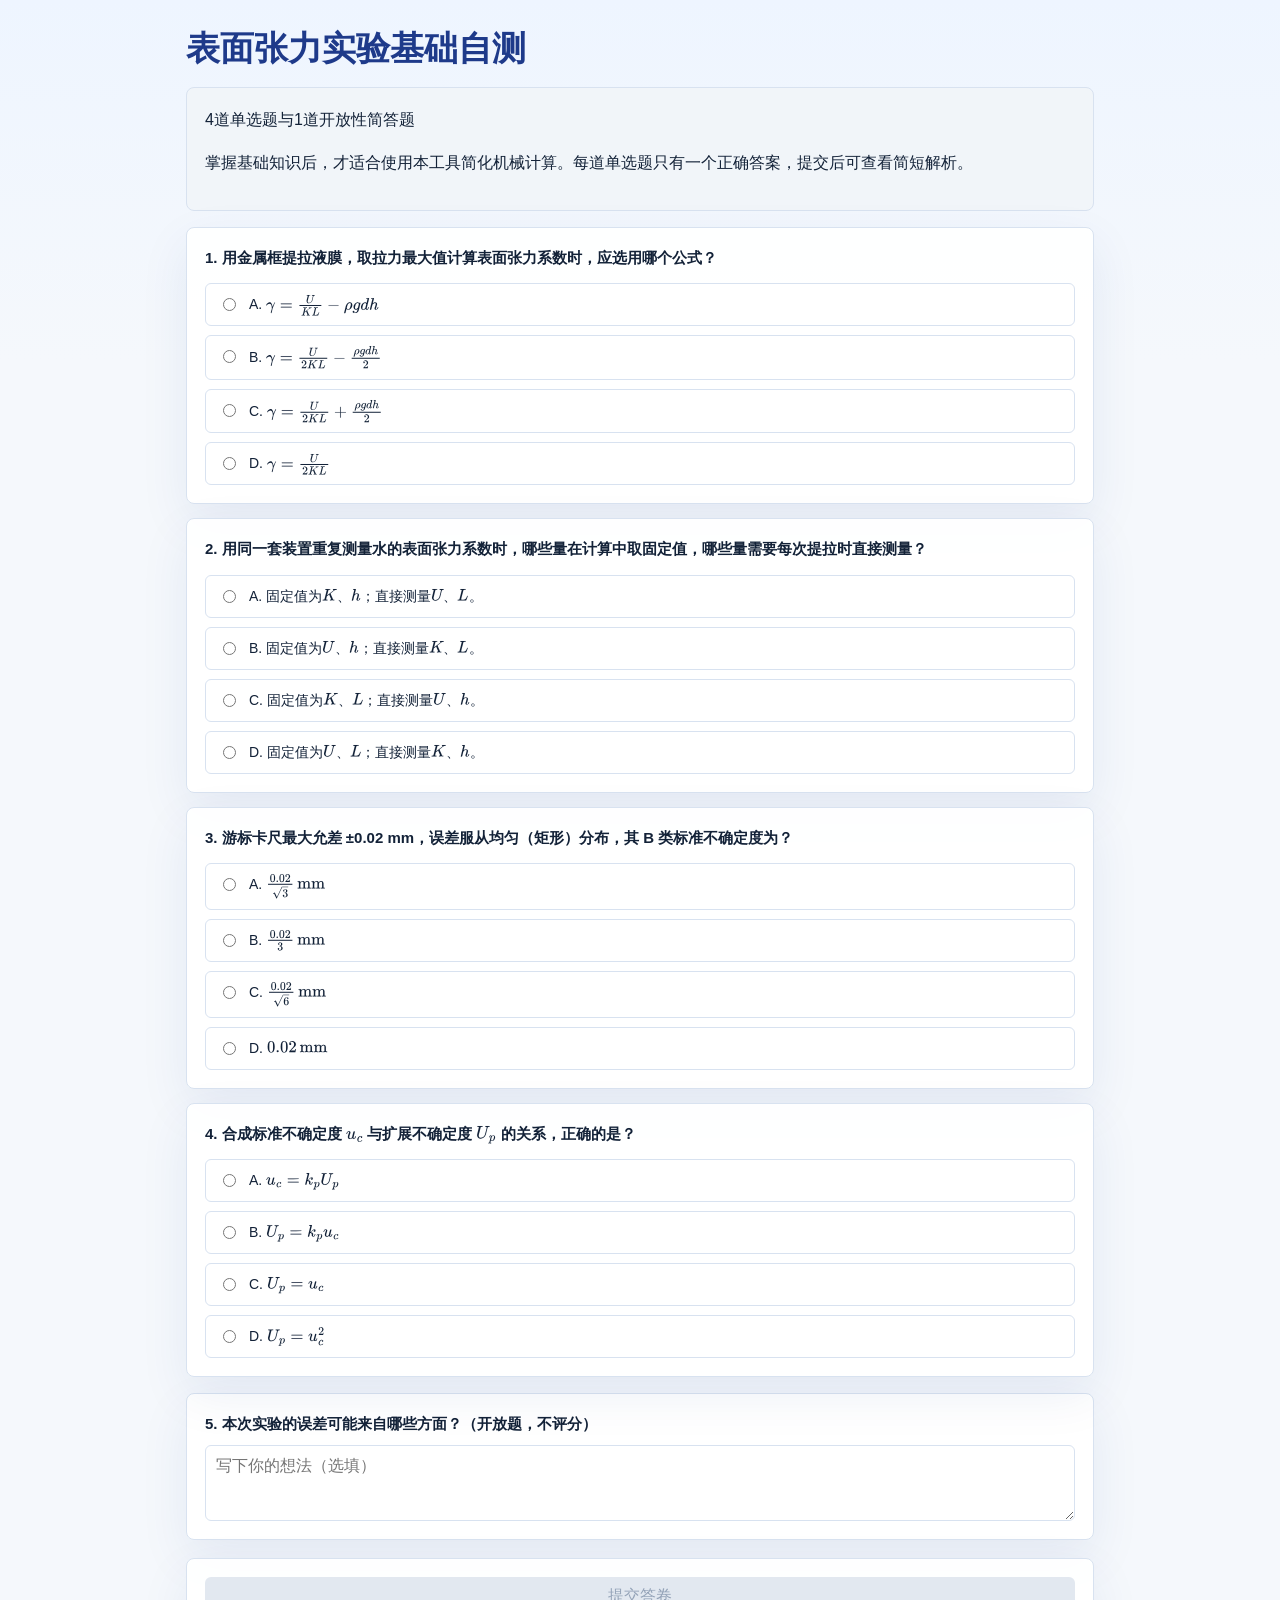
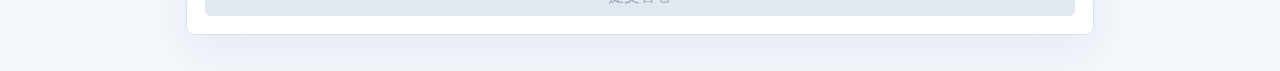
<file: index.html>
<!DOCTYPE html>
<!-- saved from url=(0058)https://hean3331822689-lang.github.io/surface-tension-lab/ -->
<html lang="zh-CN"><head><meta http-equiv="Content-Type" content="text/html; charset=UTF-8">
    <meta name="viewport" content="width=device-width, initial-scale=1.0">
    <title>液体表面张力系数测量实验数据处理</title>
    <style>
      :root {
        color-scheme: light;
        --bg: #f5f8fc;
        --surface: #ffffff;
        --surface-soft: #f8fbff;
        --line: #d8e2f0;
        --text: #132238;
        --muted: #64748b;
        --primary: #2563eb;
        --primary-dark: #1e3a8a;
        --primary-soft: #e8f1ff;
        --success: #16a34a;
        --success-soft: #ecfdf5;
        --danger: #dc2626;
        --danger-soft: #fef2f2;
        --shadow: 0 18px 50px rgba(30, 58, 138, 0.08);
        font-family:
          "Microsoft YaHei",
          "PingFang SC",
          "Segoe UI",
          Arial,
          sans-serif;
      }
      * {
        box-sizing: border-box;
      }
      body {
        min-width: 320px;
        margin: 0;
        color: var(--text);
        background:
          linear-gradient(180deg, #eef5ff 0, rgba(238, 245, 255, 0) 360px),
          var(--bg);
      }
      button,
      select,
      input {
        font: inherit;
      }
      button {
        border: 0;
        border-radius: 6px;
        padding: 9px 14px;
        color: #fff;
        background: var(--primary);
        cursor: pointer;
      }
      button:hover {
        background: #1d4ed8;
      }
      button:disabled {
        color: #94a3b8;
        background: #e2e8f0;
        cursor: not-allowed;
      }
      button.secondary {
        color: var(--primary-dark);
        background: var(--primary-soft);
        border: 1px solid #bed4fb;
      }
      button.ghost {
        color: var(--muted);
        background: transparent;
        border: 1px solid var(--line);
      }
      h1,
      h2,
      h3,
      p {
        margin-top: 0;
      }
      h1 {
        margin-bottom: 0;
        color: var(--primary-dark);
        font-size: clamp(24px, 3vw, 34px);
        line-height: 1.2;
        letter-spacing: 0;
      }
      h2 {
        margin-bottom: 0;
        font-size: 16px;
        line-height: 1.35;
      }
      h3 {
        margin-bottom: 0;
        font-size: 14px;
        line-height: 1.35;
      }
      .hidden {
        display: none !important;
      }
      .topbar {
        display: flex;
        align-items: center;
        justify-content: space-between;
        gap: 24px;
        padding: 28px clamp(16px, 3vw, 36px) 18px;
      }
      .eyebrow {
        margin: 0 0 6px;
        color: var(--primary);
        font-size: 12px;
        font-weight: 700;
        letter-spacing: 0;
        text-transform: uppercase;
      }
      .topbar-actions,
      .inline-actions {
        display: flex;
        flex-wrap: wrap;
        align-items: center;
        justify-content: flex-end;
        gap: 10px;
      }
      .panel {
        background: rgba(255, 255, 255, 0.96);
        border: 1px solid var(--line);
        border-radius: 8px;
        box-shadow: var(--shadow);
      }
      .section {
        padding: 18px;
        border-bottom: 1px solid var(--line);
      }
      .section:last-child {
        border-bottom: 0;
      }
      .section-heading {
        display: flex;
        align-items: flex-start;
        justify-content: space-between;
        gap: 14px;
        margin-bottom: 14px;
      }
      .section-heading p,
      .muted {
        color: var(--muted);
        font-size: 13px;
        line-height: 1.55;
      }
      .quiz-page {
        max-width: 980px;
        margin: 0 auto 36px;
        padding: 0 clamp(16px, 3vw, 36px);
      }
      .quiz-page .topbar {
        padding-left: 0;
        padding-right: 0;
      }
      .quiz-intro {
        padding: 18px;
        border-radius: 8px;
        color: var(--text);
        background: #f1f5f9;
        border: 1px solid var(--line);
        line-height: 1.7;
      }
      .question-list {
        display: grid;
        gap: 14px;
        margin-top: 16px;
      }
      .question-card {
        padding: 18px;
      }
      .question-title {
        margin-bottom: 14px;
        font-size: 15px;
        font-weight: 800;
        line-height: 1.55;
      }
      .option-list {
        display: grid;
        gap: 9px;
      }
      .quiz-option {
        display: flex;
        gap: 10px;
        align-items: flex-start;
        min-height: 38px;
        padding: 10px 12px;
        border: 1px solid var(--line);
        border-radius: 6px;
        background: #fff;
        font-size: 14px;
        line-height: 1.5;
      }
      .quiz-option input {
        margin-top: 4px;
      }
      .quiz-option.correct {
        border-color: #86efac;
        background: var(--success-soft);
      }
      .quiz-option.wrong {
        border-color: #fca5a5;
        background: var(--danger-soft);
      }
      .answer-feedback {
        margin-top: 13px;
        padding-top: 12px;
        border-top: 1px dashed var(--line);
        font-size: 13px;
        line-height: 1.65;
      }
      .answer-feedback strong.correct {
        color: var(--success);
      }
      .answer-feedback strong.wrong {
        color: var(--danger);
      }
      .quiz-actions {
        display: grid;
        gap: 10px;
        margin-top: 18px;
        padding: 18px;
        text-align: left;
      }
      .score-text {
        margin-bottom: 2px;
        color: var(--primary-dark);
        font-weight: 800;
      }
      .enter-tool-btn {
        background: var(--primary);
      }
      .workspace {
        display: grid;
        grid-template-columns: minmax(280px, 330px) minmax(420px, 1fr) minmax(300px, 360px);
        align-items: start;
        gap: 18px;
        padding: 0 clamp(16px, 3vw, 36px) 22px;
      }
      .parameters,
      .results {
        position: sticky;
        top: 14px;
      }
      .field-grid {
        display: grid;
        grid-template-columns: 1fr 1fr;
        gap: 12px;
      }
      .field {
        display: grid;
        gap: 6px;
        min-width: 0;
      }
      .field span {
        color: var(--text);
        font-size: 13px;
        font-weight: 700;
      }
      .field input, .field select { height: 40px; }
      .field { align-content: end; grid-template-columns: minmax(0,1fr); }
      .optional-settings { grid-column: 1 / -1; display: grid; gap: 8px; }
      .optional-settings > label { display: flex; align-items: center; gap: 8px; min-height: 32px; font-size: 14px; }
      .optional-settings input[type=checkbox] { width: 17px; height: 17px; accent-color: var(--primary); }
      .optional-settings [hidden] { display: none; }
      .field small {
        color: var(--muted);
        font-size: 12px;
        font-weight: 500;
      }
      .field select,
      .field input,
      .data-table input {
        width: 100%;
        min-width: 0;
        border: 1px solid var(--line);
        border-radius: 6px;
        padding: 9px 10px;
        color: var(--text);
        background: #fff;
        outline: none;
      }
      .field select:focus,
      .field input:focus,
      .data-table input:focus {
        border-color: var(--primary);
        box-shadow: 0 0 0 3px rgba(37, 99, 235, 0.12);
      }
      .data-panel {
        min-width: 0;
        padding: 18px;
      }
      .table-wrap {
        overflow-x: auto;
        border: 1px solid var(--line);
        border-radius: 8px;
      }
      .data-table {
        width: 100%;
        min-width: 620px;
        border-collapse: collapse;
        background: #fff;
      }
      .data-table th,
      .data-table td {
        border-bottom: 1px solid var(--line);
        padding: 9px 10px;
        text-align: left;
        vertical-align: middle;
        font-size: 13px;
      }
      .data-table thead th {
        color: var(--primary-dark);
        background: #f1f6ff;
        font-weight: 700;
      }
      .data-table tbody tr:last-child td {
        border-bottom: 0;
      }
      .data-table input {
        min-width: 96px;
        border-color: transparent;
        padding: 7px 8px;
        background: var(--surface-soft);
      }
      .force-cell {
        color: var(--primary-dark);
        font-variant-numeric: tabular-nums;
      }
      .row-delete {
        width: 34px;
        min-width: 34px;
        height: 32px;
        padding: 0;
        color: var(--danger);
        background: #fff5f5;
        border: 1px solid #fecaca;
      }
      .calculation-hero {
        margin-top: 16px;
        padding: 22px;
        border: 1px solid #b7d3ff;
        border-radius: 8px;
        background: linear-gradient(180deg, #f3f8ff, #ffffff);
      }
      .calculation-hero span {
        display: block;
        margin-bottom: 8px;
        color: var(--muted);
        font-size: 13px;
        font-weight: 700;
      }
      .calculation-hero strong {
        display: block;
        color: var(--primary-dark);
        max-width: 100%;
        overflow: hidden;
        font-size: clamp(22px, 2.1vw, 32px);
        line-height: 1.22;
        letter-spacing: 0;
        font-variant-numeric: tabular-nums;
      }
      .calculation-hero p {
        margin: 10px 0 0;
        color: var(--muted);
        font-size: 14px;
      }
      .calculation-grid {
        display: grid;
        grid-template-columns: repeat(auto-fit, minmax(145px, 1fr));
        gap: 1px;
        overflow: hidden;
        margin-top: 16px;
        border: 1px solid var(--line);
        border-radius: 8px;
        background: var(--line);
      }
      .calculation-grid div {
        min-width: 0;
        padding: 16px;
        border: 0;
        background: #fff;
      }
      .calculation-grid span {
        display: block;
        margin-bottom: 8px;
        color: var(--muted);
        font-size: 12px;
        font-weight: 700;
      }
      .calculation-grid strong {
        display: block;
        color: var(--primary-dark);
        font-size: 18px;
        line-height: 1.25;
        font-variant-numeric: tabular-nums;
      }
      .calculation-steps {
        margin-top: 16px;
        padding: 18px;
        border: 1px solid var(--line);
        border-radius: 8px;
        background: var(--surface-soft);
      }
      .calculation-steps ol {
        display: grid;
        gap: 10px;
        margin: 0;
        padding-left: 22px;
      }
      .calculation-steps li {
        color: var(--text);
        font-size: 14px;
        line-height: 1.55;
        font-variant-numeric: tabular-nums;
      }
      .result-hero {
        padding: 22px 18px;
        color: #fff;
        background: linear-gradient(135deg, var(--primary-dark), var(--primary));
        border-radius: 8px 8px 0 0;
      }
      .result-hero span {
        display: block;
        margin-bottom: 9px;
        color: rgba(255, 255, 255, 0.78);
        font-size: 13px;
        font-weight: 700;
      }
      .result-hero strong {
        display: block;
        max-width: 100%;
        overflow: hidden;
        font-size: clamp(18px, 1.6vw, 22px);
        line-height: 1.3;
        letter-spacing: 0;
      }
      .calculation-hero strong mjx-container,
      .result-hero strong mjx-container {
        max-width: 100%;
        overflow-x: auto;
        overflow-y: hidden;
      }
      .result-hero p {
        margin: 10px 0 0;
        color: rgba(255, 255, 255, 0.82);
        line-height: 1.45;
      }
      .result-list dl {
        display: grid;
        gap: 10px;
        margin: 0;
      }
      .result-list dl div {
        display: flex;
        align-items: baseline;
        justify-content: space-between;
        gap: 12px;
        min-height: 30px;
        border-bottom: 1px dashed var(--line);
      }
      .result-list dl div:last-child {
        border-bottom: 0;
      }
      .result-list dt {
        color: var(--muted);
        font-size: 13px;
      }
      .result-list dd {
        margin: 0;
        color: var(--primary-dark);
        font-size: 14px;
        font-weight: 800;
        text-align: right;
        font-variant-numeric: tabular-nums;
      }
      .formula-box p {
        margin-bottom: 8px;
        line-height: 1.6;
      }
      .formula-box #formulaText {
        color: var(--primary-dark);
        font-weight: 800;
      }
      .report {
        margin: 0 clamp(16px, 3vw, 36px) 34px;
        padding: 20px;
      }
      .report-content {
        display: grid;
        grid-template-columns: repeat(4, minmax(0, 1fr));
        gap: 14px;
      }
      .report-block {
        min-width: 0;
        border: 1px solid var(--line);
        border-radius: 8px;
        padding: 15px;
        background: var(--surface-soft);
      }
      .report-block.wide {
        grid-column: span 2;
      }
      .report-block h3 {
        margin-bottom: 10px;
        color: var(--primary-dark);
      }
      .report-block p,
      .report-block li {
        color: var(--text);
        font-size: 13px;
        line-height: 1.65;
      }
      .report-block ul {
        padding-left: 18px;
        margin: 0;
      }
      .mini-table {
        width: 100%;
        border-collapse: collapse;
        font-size: 13px;
      }
      .mini-table th,
      .mini-table td {
        border-bottom: 1px solid var(--line);
        padding: 7px 6px;
        text-align: left;
        vertical-align: top;
      }
      .mini-table th {
        color: var(--primary-dark);
      }
      @media (max-width: 1180px) {
        .workspace {
          grid-template-columns: minmax(260px, 320px) minmax(0, 1fr);
        }
        .results {
          position: static;
          grid-column: 1 / -1;
        }
        .report-content {
          grid-template-columns: repeat(2, minmax(0, 1fr));
        }
      }
      @media (max-width: 820px) {
        .topbar {
          align-items: flex-start;
          flex-direction: column;
        }
        .topbar-actions {
          justify-content: flex-start;
        }
        .workspace {
          grid-template-columns: 1fr;
        }
        .parameters {
          position: static;
        }
        .calculation-grid,
        .report-content {
          grid-template-columns: 1fr;
        }
        .calculation-grid div {
          border: 0;
        }
        .report-block.wide {
          grid-column: auto;
        }
        .section-heading {
          flex-direction: column;
        }
        .inline-actions {
          justify-content: flex-start;
        }
      }
      @media (max-width: 520px) {
        .field-grid {
          grid-template-columns: 1fr;
        }
        button {
          width: 100%;
        }
        .topbar-actions,
        .inline-actions {
          width: 100%;
        }
      }
    @media (max-width: 820px) { .workspace { grid-template-columns: minmax(0,1fr); } .data-panel { grid-row: 1; min-width: 0; } }
    .reflection { margin-top: 16px; }
      #reflection { display:block; width:100%; margin-top:10px; padding:10px; border:1px solid var(--line); border-radius:6px; font:inherit; resize:vertical; }
    </style>
    <script>
      MathJax = {
        tex: {
          inlineMath: [["\\(", "\\)"]],
          displayMath: [["\\[", "\\]"]],
        },
        startup: {
          typeset: true,
        },
      };
    </script>
    <script id="MathJax-script" async src="mathjax.js"></script>
  </head>
  <body data-new-gr-c-s-check-loaded="14.1311.0" data-gr-ext-installed="">
    <section id="quizGate" class="quiz-page">
      <header class="topbar">
        <h1>表面张力实验基础自测</h1>
      </header>
      <div class="quiz-intro"><p>4道单选题与1道开放性简答题</p><p>掌握基础知识后，才适合使用本工具简化机械计算。每道单选题只有一个正确答案，提交后可查看简短解析。</p></div>
      <div id="questionList" class="question-list"></div>
      <article class="question-card panel reflection">
        <label class="question-title" for="reflection">5. 本次实验的误差可能来自哪些方面？（开放题，不评分）</label>
        <textarea id="reflection" rows="3" placeholder="写下你的想法（选填）"></textarea>
        <div id="reflectionFeedback" class="answer-feedback hidden"><strong>参考思路</strong><ul><li>传感器零点漂移会影响电压读数。</li><li>提拉时金属框晃动，可能影响最大拉力的读取。</li><li>液膜高度读数偏大，会使液膜重力的修正量偏大，算得的表面张力系数偏低。</li><li>水面污染会改变表面张力；水温波动也会影响各次测量结果。</li></ul></div>
      </article>
      <section class="quiz-actions panel">
        <div id="scoreText" class="score-text hidden"></div>
        <button id="submitQuizBtn" type="button" disabled="">提交答卷</button>
        <button id="enterToolBtn" class="enter-tool-btn hidden" type="button">进入实验数据处理工具</button>
      </section>
    </section>
    <div id="mainTool" class="hidden">
      <header class="topbar">
        <div>
          <p class="eyebrow">Physics Competition Lab Tool</p>
          <h1>液体表面张力系数测量实验数据处理</h1>
        </div>
        <div class="topbar-actions">
          <button id="loadSampleBtn" class="secondary">示例数据</button>
          <button id="resetBtn" class="ghost">重置</button>
        </div>
      </header>
      <main class="workspace">
        <aside class="panel parameters">
          <section class="section">
            <div class="section-heading">
              <h2>全局常数</h2>
            </div>
            <div class="field-grid">
              <label class="field">
                <span>\(\rho\) <small>kg/m³</small></span>
                <input id="rho" type="number" inputmode="decimal" step="0.1" value="1000">
              </label>
              <label class="field">
                <span>\(g\) <small>m/s²</small></span>
                <input id="gravity" type="number" inputmode="decimal" step="0.01" value="9.80">
              </label>
              <label class="field">
                <span>\(K\) <small>mV/N</small></span>
                <input id="instrumentK" type="number" inputmode="decimal" step="0.01" value="314.29">
              </label>
              <label class="field">
                <span>\(k_p\)</span>
                <input id="coverageFactorInput" type="text" readonly aria-label="自动计算的95%包含因子" placeholder="自动计算">
              </label>
              <label class="field">
                <span>\(L\) <small>m</small></span>
                <input id="frameWidth" type="number" inputmode="decimal" step="0.001" value="0.036">
              </label>
              <label class="field">
                <span>\(d\) <small>m</small></span>
                <input id="filmThickness" type="number" inputmode="decimal" step="0.00001" value="0.00014">
              </label>
            </div>
          </section>
          <section class="section">
            <div class="section-heading">
              <h2>输入量的不确定度</h2>
            </div>
            <div class="field-grid">
              <label class="field">
                <span>电压最大允差 \(\Delta U\) <small>mV</small></span>
                <input id="deltaU" type="number" inputmode="decimal" step="0.001" value="0.01">
              </label>
              <label class="field">
                <span>高度最大允差 \(\Delta h\) <small>m</small></span>
                <input id="deltaH" type="number" inputmode="decimal" step="0.000001" value="0.00001">
              </label>
            <label class="field"><span>L 的最大允差 / m</span><input id="limitL" type="number" step="any" min="0" inputmode="decimal" value="0.00001"></label><label class="field"><span>d 的最大允差 / m</span><input id="limitD" type="number" step="any" min="0" inputmode="decimal" value="0.00001"></label><div class="optional-settings"><label><input type="checkbox" id="useK" aria-controls="fieldsK">计入 K 的标准不确定度</label><div class="field-grid" id="fieldsK" hidden><label class="field"><span>K 的标准不确定度 / (mV/N)</span><input id="stdK" type="number" step="any" min="0" inputmode="decimal" value=""></label></div><label><input type="checkbox" id="useRho" aria-controls="fieldsRho">计入 ρ 的标准不确定度</label><div class="field-grid" id="fieldsRho" hidden><label class="field"><span>ρ 的标准不确定度 / (kg/m³)</span><input id="stdRho" type="number" step="any" min="0" inputmode="decimal" value=""></label></div><label><input type="checkbox" id="useG" aria-controls="fieldsG">计入 g 的标准不确定度</label><div class="field-grid" id="fieldsG" hidden><label class="field"><span>g 的标准不确定度 / (m/s²)</span><input id="stdG" type="number" step="any" min="0" inputmode="decimal" value=""></label></div></div></div>
          </section>
          <section class="section formula-box">
            <div class="section-heading">
              <h2>理论表达式</h2>
            </div>
            <p id="formulaText">\( \gamma = \frac{U}{2 K L} - \frac{\rho g d h}{2} \)</p>
            <p class="muted">同次提拉的电压和高度配对评定重复性。仅计入与该重复性不重复、彼此独立的仪器分量。课程给出最大允差 ±a 时，填写正值 a（例如 ±0.01 填 0.01）。按矩形分布计算，该项标准不确定度为 a/√3。这里以同组共用的读数修正分量计入一次。L、d 的默认最大允差绝对值均为 0.01 mm。勾选并填写后按“确认”，即可计入相应分量。本工具将计入的仪器分量视为评定足够可靠，自由度按无穷大近似处理。</p>
          </section>
        </aside>
        <section class="panel data-panel">
          <div class="section-heading">
            <div>
              <h2>多次测量数据</h2>
              <p>输入每次测量的 \(U\) 和 \(h\)。表格中的 \(h\) 以 \(10^{-3}\,\mathrm m\) 为单位，输入 3.96 即按 0.00396 m 计算。</p>
            </div>
            <div class="inline-actions">
              <button id="addRowBtn" class="secondary">添加一行</button>
              <button id="clearRowsBtn" class="ghost">清空</button>
              <button id="confirmBtn" type="button">确认</button>
            </div>
          </div>
          <div class="table-wrap">
            <table class="data-table measurement-table">
              <thead>
                <tr>
                  <th>#</th>
                  <th>\(U / \mathrm{mV}\)</th>
                  <th>\(h / (10^{-3}\,\mathrm{m})\)</th>
                  <th>\(\gamma_i / \mathrm{N}\cdot\mathrm{m}^{-1}\)</th>
                  <th></th>
                </tr>
              </thead>
              <tbody id="measurementBody"></tbody>
            </table>
          </div>
          <section class="calculation-hero">
            <span>最终测量结果</span>
            <strong id="centerGamma">\(0.071417 \pm 0.001004\ \text{N/m}\)</strong>
            <p id="centerInterval">约95%包含区间：[0.070413 N/m, 0.072421 N/m]</p>
          </section>
          <div class="calculation-grid">
            <div>
              <span>\(U\) 平均值</span>
              <strong id="uAverage">1.67182 mV</strong>
            </div>
            <div>
              <span>\(h\) 平均值</span>
              <strong id="hAverage">0.003590 m</strong>
            </div>
            <div>
              <span>\(u_\gamma\) 标准不确定度</span>
              <strong id="standardGammaUncertainty">0.000502 N/m</strong>
            </div>
            <div>
              <span>\(U_\gamma\) 扩展不确定度</span>
              <strong id="expandedGammaUncertainty">0.001004 N/m</strong>
            </div>
            <div>
              <span>重复次数 \(n\)</span>
              <strong id="repeatCount">11</strong>
            </div>
          </div>
          <section class="calculation-steps">
            <div class="section-heading">
              <div>
                <h2>计算展开</h2>
                <p id="centerFormula">\( \gamma = \frac{U}{2 K L} - \frac{\rho g d h}{2} \)</p>
              </div>
            </div>
            <ol id="calculationSteps"><li>\(U\) 平均值 = 1.67182 mV，\(h\) 平均值 = 0.003590 m</li><li>\(u(U) = \sqrt{u_A^2(U)+u_B^2(U)}\) = 0.01129 mV</li><li>\(u(h) = \sqrt{u_A^2(h)+u_B^2(h)}\) = 7.9101e-5 m</li><li>\(\partial\gamma/\partial U\) = 0.04419132，\(\partial\gamma/\partial h\) = -0.686000</li><li>\(u_\gamma = \sqrt{\left(\frac{\partial\gamma}{\partial U}\cdot u_U\right)^2 + \left(\frac{\partial\gamma}{\partial h}\cdot u_h\right)^2}\) = 0.000502 N/m</li><li>\(U_\gamma = k_p u_\gamma\) = 0.001004 N/m</li></ol>
          </section>
        </section>
        <aside class="panel results">
          <section class="result-hero">
            <span>结果</span>
            <strong id="finalGamma">\(0.071417 \pm 0.001004\ \text{N/m}\)</strong>
            <p id="finalInterval">约95%包含区间：[0.070413 N/m, 0.072421 N/m]</p>
          </section>
          <section class="section result-list">
            <div class="section-heading">
              <h2>各测量量不确定度</h2>
            </div>
            <dl>
              <div><dt>\(u_A(U)\)</dt><dd id="uA">0.00971 mV</dd></div>
              <div><dt>\(u_B(U)\)</dt><dd id="uB">0.00577 mV</dd></div>
              <div><dt>\(u(U)\)</dt><dd id="uU">0.01129 mV</dd></div>
              <div><dt>\(u_A(h)\)</dt><dd id="uAh">7.8890e-5 m</dd></div>
              <div><dt>\(u_B(h)\)</dt><dd id="uBh">5.7735e-6 m</dd></div>
              <div><dt>\(u(h)\)</dt><dd id="uH">7.9101e-5 m</dd></div>
            </dl>
          </section>
          <section class="section result-list">
            <div class="section-heading">
              <h2>偏导与传播</h2>
            </div>
            <dl>
              <div><dt>\(\partial\gamma/\partial U\)</dt><dd id="partialU">0.04419132</dd></div>
              <div><dt>\(\partial\gamma/\partial h\)</dt><dd id="partialH">-0.686000</dd></div>
              <div><dt>\(k_p\)</dt><dd id="kpValue">2.000</dd></div>
            </dl>
          </section>
        </aside>
      </main>
      <section class="report panel">
        <div class="section-heading">
          <div>
            <h2>网页实验报告</h2>
            <p>报告随表格数据实时更新，计算方法对应当前不确定度模板。</p>
          </div>
        </div>
        <div id="reportContent" class="report-content">
          <article class="report-block">
            <h3>实验常数</h3>
            <table class="mini-table">
              <tbody>
                <tr><td>\(\rho\)</td><td>1.0000e+3 kg/m³</td></tr>
                <tr><td>\(g\)</td><td>9.80 m/s²</td></tr>
                <tr><td>\(K\)</td><td>314.29 mV/N</td></tr>
                <tr><td>\(L\)</td><td>0.036000 m</td></tr>
                <tr><td>\(d\)</td><td>0.000140 m</td></tr>
                <tr><td>\(k_p\)</td><td>2.000</td></tr>
              </tbody>
            </table>
          </article>
          <article class="report-block">
            <h3>平均读数</h3>
            <ul>
              <li>\(\bar{U}\) = 1.67182 mV</li>
              <li>\(\bar{h}\) = 0.003590 m</li>
              <li>\(n\) = 11</li>
            </ul>
          </article>
          <article class="report-block">
            <h3>合成标准不确定度</h3>
            <ul>
              <li>\(u(U)\) = 0.01129 mV</li>
              <li>\(u(h)\) = 7.9101e-5 m</li>
              <li>\(u_\gamma\) = 0.000502 N/m</li>
            </ul>
          </article>
          <article class="report-block">
            <h3>最终结果</h3>
            <ul>
              <li>\(\bar{\gamma}\) = 0.071417 N/m</li>
              <li>\(U_\gamma(P=0.95)\) = 0.001004 N/m</li>
              <li>\(\gamma = (0.0714 \pm 0.0010)\ \text{N/m}\)</li>
            </ul>
          </article>
          <article class="report-block wide">
            <h3>公式与偏导</h3>
            <ul>
              <li>\(\gamma = \frac{U}{2 K L} - \frac{\rho g d h}{2}\)</li>
              <li>\(\frac{\partial\gamma}{\partial U}\) = 0.04419132</li>
              <li>\(\frac{\partial\gamma}{\partial h}\) = -0.686000</li>
            </ul>
          </article>
          <article class="report-block wide">
            <h3>实验结论</h3>
            <p>
              按 A 类、B 类不确定度合成并进行偏导传播，最终表面张力系数为
              <strong>\(\bar{\gamma} = 0.071417 \pm 0.001004\ \text{N/m}\)</strong>，
              在合成量可近似采用 t 分布的条件下，包含概率约为 95%。有效自由度 ${Number.isFinite(params.effectiveDf) ? formatNumber(params.effectiveDf,2) : "∞"}，包含因子 ${params.coverageFactor}。${params.omitted.length ? "未计入 " + params.omitted.join("、") + " 的不确定度。" : ""}
            </p>
          </article>
        </div>
      </section>
    </div>
    <script>
      // 题目配置区
      const QUIZ_QUESTIONS = [
  {
    "stem": "用金属框提拉液膜，取拉力最大值计算表面张力系数时，应选用哪个公式？",
    "options": [
      "\\(\\gamma=\\frac{U}{KL}-\\rho gdh\\)",
      "\\(\\gamma=\\frac{U}{2KL}-\\frac{\\rho gdh}{2}\\)",
      "\\(\\gamma=\\frac{U}{2KL}+\\frac{\\rho gdh}{2}\\)",
      "\\(\\gamma=\\frac{U}{2KL}\\)"
    ],
    "answer": "B",
    "explanation": "本实验在取值点按表面张力方向竖直处理。由相应电压求得拉力\\(U/K\\)，扣除液膜重力，再除以两侧接触线的总长度\\(2L\\)即可推出此公式。"
  },
  {
    "stem": "用同一套装置重复测量水的表面张力系数时，哪些量在计算中取固定值，哪些量需要每次提拉时直接测量？",
    "options": [
      "固定值为\\(K\\)、\\(h\\)；直接测量\\(U\\)、\\(L\\)。",
      "固定值为\\(U\\)、\\(h\\)；直接测量\\(K\\)、\\(L\\)。",
      "固定值为\\(K\\)、\\(L\\)；直接测量\\(U\\)、\\(h\\)。",
      "固定值为\\(U\\)、\\(L\\)；直接测量\\(K\\)、\\(h\\)。"
    ],
    "answer": "C",
    "explanation": "本工具沿用传感器灵敏度K的标定值和分界线长度L的测量值，每次提拉时记录输出电压U和液膜高度h。"
  },
  {
    "stem": "游标卡尺最大允差 ±0.02 mm，误差服从均匀（矩形）分布，其 B 类标准不确定度为？",
    "options": [
      "\\(\\frac{0.02}{\\sqrt{3}}\\,\\mathrm{mm}\\)",
      "\\(\\frac{0.02}{3}\\,\\mathrm{mm}\\)",
      "\\(\\frac{0.02}{\\sqrt{6}}\\,\\mathrm{mm}\\)",
      "\\(0.02\\,\\mathrm{mm}\\)"
    ],
    "answer": "A",
    "explanation": "均匀分布的区间半宽为 a＝0.02 mm，标准不确定度为 \\(u=a/\\sqrt{3}\\)。对称三角分布的区间半宽为 a 时，\\(u=a/\\sqrt{6}\\)；正态分布取 \\(a=3\\sigma\\) 时，\\(u=a/3\\)。"
  },
  {
    "stem": "合成标准不确定度 \\(u_c\\) 与扩展不确定度 \\(U_p\\) 的关系，正确的是？",
    "options": [
      "\\(u_c=k_p U_p\\)",
      "\\(U_p=k_p u_c\\)",
      "\\(U_p=u_c\\)",
      "\\(U_p=u_c^2\\)"
    ],
    "answer": "B",
    "explanation": "扩展不确定度由合成标准不确定度乘以对应置信水平的包含因子得到。以测量结果为中心，向两侧各取一个扩展不确定度，即得到相应的包含区间。"
  }
];
      const OPTION_LETTERS = ["A", "B", "C", "D"];
      // 答题逻辑区
      const quizState = {
        answers: {},
        submitted: false,
      };
      function renderQuiz() {
        const questionList = document.getElementById("questionList");
        questionList.innerHTML = QUIZ_QUESTIONS.map((question, index) => {
          const selected = quizState.answers[index];
          const isSubmitted = quizState.submitted;
          const isCorrect = selected === question.answer;
          const optionHtml = question.options
            .map((option, optionIndex) => {
              const letter = OPTION_LETTERS[optionIndex];
              const checked = selected === letter ? "checked" : "";
              const disabled = isSubmitted ? "disabled" : "";
              const correctClass = isSubmitted && letter === question.answer ? "correct" : "";
              const wrongClass =
                isSubmitted && selected === letter && selected !== question.answer ? "wrong" : "";
              return `
                <label class="quiz-option ${correctClass} ${wrongClass}">
                  <input type="radio" name="question-${index}" value="${letter}" ${checked} ${disabled} />
                  <span>${letter}. ${option}</span>
                </label>
              `;
            })
            .join("");
          const feedbackHtml = isSubmitted
            ? `
              <div class="answer-feedback">
                <strong class="${isCorrect ? "correct" : "wrong"}">${isCorrect ? "✓ 回答正确" : "✗ 回答错误"}</strong>
                <div>正确答案：${question.answer}</div>
                <div>解析：${question.explanation}</div>
              </div>
            `
            : "";
          return `
            <article class="question-card panel">
              <div class="question-title">${index + 1}. ${question.stem}</div>
              <div class="option-list">${optionHtml}</div>
              ${feedbackHtml}
            </article>
          `;
        }).join("");
        questionList.querySelectorAll("input[type='radio']").forEach((input) => {
          input.addEventListener("change", (event) => {
            const questionIndex = Number(event.target.name.replace("question-", ""));
            quizState.answers[questionIndex] = event.target.value;
            updateQuizActions();
          });
        });
        typesetMath();
      }
      function answeredCount() {
        return QUIZ_QUESTIONS.filter((_, index) => quizState.answers[index]).length;
      }
      function scoreQuiz() {
        return QUIZ_QUESTIONS.reduce(
          (score, question, index) => score + (quizState.answers[index] === question.answer ? 1 : 0),
          0,
        );
      }
      function updateQuizActions() {
        $("reflectionFeedback").classList.toggle("hidden", !quizState.submitted);
        $("reflection").readOnly = quizState.submitted;
        const submitBtn = document.getElementById("submitQuizBtn");
        const enterBtn = document.getElementById("enterToolBtn");
        const scoreText = document.getElementById("scoreText");
        if (quizState.submitted) {
          const score = scoreQuiz();
          const percent = Math.round((score / QUIZ_QUESTIONS.length) * 100);
          submitBtn.disabled = false;
          submitBtn.textContent = "重新答题";
          enterBtn.classList.remove("hidden");
          scoreText.classList.remove("hidden");
          scoreText.textContent = `本次答对 ${score}/${QUIZ_QUESTIONS.length} 题，正确率 ${percent}%。`;
          return;
        }
        submitBtn.disabled = answeredCount() < QUIZ_QUESTIONS.length;
        submitBtn.textContent = "提交答卷";
        enterBtn.classList.add("hidden");
        scoreText.classList.add("hidden");
        scoreText.textContent = "";
      }
      function submitQuiz() {
        if (quizState.submitted) {
          resetQuiz();
          return;
        }
        const missing = QUIZ_QUESTIONS.length - answeredCount();
        if (missing > 0) {
          alert(`您还有${missing}题未作答，请完成全部题目后再提交。`);
          return;
        }
        quizState.submitted = true;
        renderQuiz();
        updateQuizActions();
      }
      function resetQuiz() {
        $("reflection").value = "";
        quizState.answers = {};
        quizState.submitted = false;
        renderQuiz();
        updateQuizActions();
      }
      // 计算辅助：中间量不修约，最终十进制half-even修约。
  const T95 = {1:12.706,2:4.303,3:3.182,4:2.776,5:2.571,6:2.447,7:2.365,8:2.306,
    9:2.262,10:2.228,11:2.201,12:2.179,13:2.160,14:2.145,15:2.131,16:2.120,
    17:2.110,18:2.101,19:2.093,20:2.086,21:2.080,22:2.074,23:2.069,24:2.064,
    25:2.060,26:2.056,27:2.052,28:2.048,29:2.045,30:2.042,40:2.021,60:2.000,120:1.980};
  function effectiveDof(components) {
    // 先以最大贡献归一化，避免四次方在极小数时下溢。
    const scale=Math.max(0,...components.map(c=>Math.abs(c.u)));if(scale===0)return Infinity;
    const sum=components.reduce((s,c)=>s+(c.u/scale)**2,0);
    const den=components.reduce((s,c)=>s+(Number.isFinite(c.df)?(c.u/scale)**4/c.df:0),0);
    return den===0?Infinity:sum**2/den;
  }
  function coverage95(df) {
    if(df===Infinity) return 1.960;
    // 仅消除浮点舍入噪声，例如数学上6被算成5.999999999999999；不修约真实小数自由度。
    const nearest=Math.round(df);
    if(Math.abs(df-nearest)<=16*Number.EPSILON*Math.max(1,Math.abs(df)))df=nearest;
    if(!Number.isFinite(df)||df<1) throw Error('有效自由度必须 ≥1。');
    const n = Math.floor(df);
    if (T95[n] !== undefined) return T95[n];
    // t 分位数的大自由度展开（n > 30），与表值统一取三位小数。
    const z = 1.959963984540054;
    const t = z + (z**3+z)/(4*n) + (5*z**5+16*z**3+3*z)/(96*n**2)
      + (3*z**7+19*z**5+17*z**3-15*z)/(384*n**3)
      + (79*z**9+776*z**7+1482*z**5-1920*z**3-945*z)/(92160*n**4);
    return Number(t.toFixed(3));
  }

  function decimalParts(value) {
    let s=String(value).toLowerCase(),negative=s.startsWith('-');s=s.replace(/^[+-]/,'');
    const [mant,ex='0']=s.split('e'),[whole,frac='']=mant.split('.');
    if(!/^\d+$/.test(whole+frac)) throw Error('非有限十进制数');
    return {negative,digits:BigInt(whole+frac),power:Number(ex)-frac.length};
  }
  function quantizedInteger(value,place) {
    const {negative,digits,power}=decimalParts(value),shift=power-place;
    let q;
    if(shift>=0) q=digits*10n**BigInt(shift);
    else {const den=10n**BigInt(-shift),base=digits/den,rem=digits%den;
      q=base+(rem*2n>den || (rem*2n===den && base%2n===1n)?1n:0n);}
    return negative&&q!==0n?-q:q;
  }
  function formatAt(value,place) {
    const q=quantizedInteger(value,place),negative=q<0n;
    let s=(negative?-q:q).toString();
    if(place>=0) s+='0'.repeat(place);
    else {s=s.padStart(1-place,'0');const cut=s.length+place;s=s.slice(0,cut)+'.'+s.slice(cut);}
    return (negative?'-':'')+s;
  }
  function roundPair(value,u,digits=2) {
    if(!Number.isFinite(value)||!Number.isFinite(u)||u<=0) return null;
    const {digits: coefficient, power} = decimalParts(u);
    let place=coefficient.toString().length - 1 + power - digits + 1;
    if (quantizedInteger(u,place) >= 10n**BigInt(digits)) place++;
    return {value:formatAt(value,place),uncertainty:formatAt(u,place),place};
  }

  function reportPair(result) {
    return roundPair(result.gammaAverage,result.expandedGammaUncertainty) || {value:"--",uncertainty:"--"};
  }
  function formatUncertainty(value, unit = "N/m") {
    if (value === 0) return `0 ${unit}`;
    const pair=roundPair(0,value);
    return pair ? `${pair.uncertainty} ${unit}` : "--";
  }

      // 主工具计算区
      const sampleParams = {
        rho: "1000",
        gravity: "9.80",
        instrumentK: "314.29",
        frameWidth: "0.036",
        filmThickness: "0.00014",
        limitL: "0.00001", limitD: "0.00001",
        stdK: "", stdRho: "", stdG: "",
        deltaU: "0.01",
        deltaH: "0.00001",
      };
      const sampleRows = [
        { u: "1.65", h: "3.81" },
        { u: "1.64", h: "3.82" },
        { u: "1.63", h: "3.37" },
        { u: "1.68", h: "3.48" },
        { u: "1.71", h: "4.16" },
        { u: "1.71", h: "3.39" },
        { u: "1.66", h: "3.51" },
        { u: "1.67", h: "3.48" },
        { u: "1.66", h: "3.76" },
        { u: "1.73", h: "3.35" },
        { u: "1.65", h: "3.36" },
      ];
      const blankRows = Array.from({ length: 6 }, () => ({ u: "", h: "" }));
      const gammaFormulaLatex = "\\gamma = \\frac{U}{2 K L} - \\frac{\\rho g d h}{2}";
      const paramIds = Object.keys(sampleParams);
      let rows = structuredClone(sampleRows);
      const $ = (id) => document.getElementById(id);
      const square = (value) => value * value;
      const safeSqrt = (value) => Math.sqrt(Math.max(0, value));
      const mean = values => values[0] + values.reduce((sum, value) => sum + (value - values[0]), 0) / values.length;
      function numberFromInput(id, fallback = NaN) {
        const value = parseMaybeNumber($(id).value);
        return Number.isFinite(value) ? value : fallback;
      }
      function parseMaybeNumber(value) {
        const text = String(value).trim();
        if (!/^[+-]?(?:\d+(?:\.\d*)?|\.\d+)(?:[eE][+-]?\d+)?$/.test(text)) return NaN;
        const number = Number(text);
        return Number.isFinite(number) ? number : NaN;
      }
      function formatNumber(value, digits = 6) {
        if (!Number.isFinite(value)) return "--";
        if (Math.abs(value) >= 1000 || (Math.abs(value) > 0 && Math.abs(value) < 0.0001)) {
          return value.toExponential(4);
        }
        return value.toFixed(digits);
      }
      function formatVoltage(value) {
        return Number.isFinite(value) ? `${formatNumber(value, 5)} mV` : "--";
      }
      function formatLength(value) {
        return Number.isFinite(value) ? `${formatNumber(value, 6)} m` : "--";
      }
      function formatGamma(value) {
        return Number.isFinite(value) ? `${formatNumber(value, 6)} N/m` : "--";
      }
      function formatGammaCompact(value) {
        return Number.isFinite(value) ? `${formatNumber(value, 4)} N/m` : "--";
      }
      function formatInterval(meanValue, expanded) {
        const pair = roundPair(meanValue, expanded);
        if (!pair) return "等待有效数据";
        return `[${formatAt(meanValue-expanded, pair.place)} N/m, ${formatAt(meanValue+expanded, pair.place)} N/m]`;
      }
      function optional(id, blankValue) {
        if ($(id).disabled) return blankValue;
        return $(id).validity.badInput ? NaN : $(id).value === "" ? blankValue : numberFromInput(id);
      }
      function getParams() {
        return {
          rho: numberFromInput("rho"),
          gravity: numberFromInput("gravity"),
          instrumentK: numberFromInput("instrumentK"),
          frameWidth: numberFromInput("frameWidth"),
          filmThickness: numberFromInput("filmThickness"),
          coverageFactor: NaN,
          limitL: numberFromInput("limitL"), limitD: numberFromInput("limitD"),
          stdK: optional("stdK", 0), stdRho: optional("stdRho", 0), stdG: optional("stdG", 0),
          omitted: [["stdK","K"],["stdRho","ρ"],["stdG","g"]].filter(([id])=>$(id).disabled || $(id).value==="").map(([,name])=>name),
          deltaU: numberFromInput("deltaU"),
          deltaH: numberFromInput("deltaH"),
        };
      }
      function getValidRows() {
        return rows
          .map((row, index) => ({
            rowIndex: index,
            u: parseMaybeNumber(row.u),
            h: parseMaybeNumber(row.h) * 1e-3,
          }))
          .filter((row) => Number.isFinite(row.u) && Number.isFinite(row.h));
      }
      function gammaValue(params, u, h) {
        return (
          u / (2 * params.instrumentK * params.frameWidth) -
          (params.rho * params.gravity * params.filmThickness * h) / 2
        );
      }
      function uA(values) {
        if (values.length < 2) return NaN;
        const avg = mean(values);
        const sumSq = values.reduce((sum, value) => sum + square(value - avg), 0);
        return Math.sqrt(sumSq / (values.length * (values.length - 1)));
      }
      function uB(halfWidth) {
        return halfWidth >= 0 ? halfWidth / Math.sqrt(3) : NaN;
      }
      function calculate() {
        const params = getParams();
        const validRows = getValidRows();
        const enteredRows = rows.filter(row => String(row.u).trim() || String(row.h).trim());
        const values = [params.rho, params.gravity, params.instrumentK, params.frameWidth,
          params.filmThickness, params.deltaU, params.deltaH];
        if (validRows.length < 1 || validRows.length !== enteredRows.length ||
            !values.every(Number.isFinite) || params.instrumentK <= 0 || params.frameWidth <= 0 ||
            params.rho <= 0 || params.gravity <= 0 || params.filmThickness < 0 ||
            ![params.stdK, params.stdRho, params.stdG, params.limitL, params.limitD].every(x => Number.isFinite(x) && x >= 0) ||
            Array.from($("measurementBody").querySelectorAll("input")).some(input => input.validity.badInput) ||
            params.deltaU < 0 || params.deltaH < 0 || validRows.some(row => row.h < 0)) {
          return invalidCalculation(params, []);
        }
        const uValues = validRows.map((row) => row.u);
        const hValues = validRows.map((row) => row.h);
        const uAverage = mean(uValues);
        const hAverage = mean(hValues);
        const gammaAverage = gammaValue(params, uAverage, hAverage);
        const completeUncertainty = validRows.length >= 2;
        const uAU = completeUncertainty ? uA(uValues) : NaN;
        const uBU = uB(params.deltaU);
        const uU = completeUncertainty ? Math.hypot(uAU, uBU) : NaN;
        const uAh = completeUncertainty ? uA(hValues) : NaN;
        const uBh = uB(params.deltaH);
        const uH = completeUncertainty ? Math.hypot(uAh, uBh) : NaN;
        const partialU = 1 / (2 * params.instrumentK * params.frameWidth);
        const partialH = -(params.rho * params.gravity * params.filmThickness) / 2;
        // U、h必须来自同次测量。由逐对γ统计A类，保留样本协方差，不能再重复加入uAU、uAh。
        const rowGammaValues = validRows.map(row => gammaValue(params, row.u, row.h));
        const pairedA = completeUncertainty ? uA(rowGammaValues) : NaN;
        const partialK = -uAverage / (2 * square(params.instrumentK) * params.frameWidth);
        const partialL = -uAverage / (2 * params.instrumentK * square(params.frameWidth));
        const partialD = -params.rho * params.gravity * hAverage / 2;
        const partialRho = -params.gravity * params.filmThickness * hAverage / 2;
        const partialG = -params.rho * params.filmThickness * hAverage / 2;
        if (!Number.isFinite(gammaAverage)) {
          return invalidCalculation(params, []);
        }
        let standardGammaUncertainty = NaN;
        let expandedGammaUncertainty = NaN;
        if (completeUncertainty) {
          const components = [
            {u: pairedA, df: validRows.length - 1},
            {u: partialU * uBU, df: Infinity}, {u: partialH * uBh, df: Infinity},
            {u: partialL * uB(params.limitL), df: Infinity}, {u: partialD * uB(params.limitD), df: Infinity},
            {u: partialK * params.stdK, df: Infinity},
            {u: partialRho * params.stdRho, df: Infinity}, {u: partialG * params.stdG, df: Infinity},
          ];
          standardGammaUncertainty = Math.hypot(...components.map(item => item.u));
          if (!Number.isFinite(standardGammaUncertainty) ||
              !components.every(item => Number.isFinite(item.u))) {
            return invalidCalculation(params, []);
          }
          if (standardGammaUncertainty > 0) {
          params.effectiveDf = effectiveDof(components);
          params.coverageFactor = coverage95(params.effectiveDf);

          expandedGammaUncertainty = params.coverageFactor * standardGammaUncertainty;
          }
        }
        return {
          params,
          validRows,
          completeUncertainty: Number.isFinite(expandedGammaUncertainty),
          uAverage,
          hAverage,
          gammaAverage,
          uAU,
          uBU,
          uU,
          uAh,
          uBh,
          uH,
          partialU,
          partialH,
          standardGammaUncertainty,
          expandedGammaUncertainty,
          rowGammas: new Map(validRows.map((row) => [row.rowIndex, gammaValue(params, row.u, row.h)])),
          formula: "\\gamma = \\frac{U}{2 K L} - \\frac{\\rho g d h}{2}",
        };
      }
      function invalidCalculation(params, validRows) {
        return {
          params,
          validRows,
          completeUncertainty: false,
          uAverage: NaN,
          hAverage: NaN,
          gammaAverage: NaN,
          uAU: NaN,
          uBU: Number.isFinite(params.deltaU) ? uB(params.deltaU) : NaN,
          uU: NaN,
          uAh: NaN,
          uBh: Number.isFinite(params.deltaH) ? uB(params.deltaH) : NaN,
          uH: NaN,
          partialU: NaN,
          partialH: NaN,
          standardGammaUncertainty: NaN,
          expandedGammaUncertainty: NaN,
          rowGammas: new Map(),
          formula: "\\gamma = \\frac{U}{2 K L} - \\frac{\\rho g d h}{2}",
        };
      }
      function renderRows(result) {
        $("measurementBody").innerHTML = rows
          .map(
            (row, index) => `
              <tr data-row="${index}">
                <td>${index + 1}</td>
                <td><input type="number" inputmode="decimal" step="0.001" value="${row.u}" data-field="u" data-index="${index}" aria-label="第${index + 1}行 U" /></td>
                <td><input type="number" inputmode="decimal" step="0.01" value="${row.h}" data-field="h" data-index="${index}" aria-label="第${index + 1}行 h，单位10的负三次方米" /></td>
                <td class="force-cell">${formatNumber(result.rowGammas.get(index), 6)}</td>
                <td><button class="row-delete" data-delete="${index}" aria-label="删除第${index + 1}行">×</button></td>
              </tr>
            `,
          )
          .join("");
        $("measurementBody").querySelectorAll("input").forEach((input) => {
          input.addEventListener("input", (event) => {
            const target = event.target;
            rows[Number(target.dataset.index)][target.dataset.field] = target.value;
          });
        });
        $("measurementBody").querySelectorAll("[data-delete]").forEach((button) => {
          button.addEventListener("click", () => {
            rows.splice(Number(button.dataset.delete), 1);
            if (!rows.length) rows.push({ u: "", h: "" });
            calculateAndRender();
          });
        });
      }
      function uncertaintyNote(result) {
        if (result.validRows.length === 1)
          return "已计算单次 γ。本工具以本组重复测量评定重复性，至少需要两组数据。";
        return "本组读数无离散，已纳入的仪器贡献也为零；请核对输入依据后再报告包含区间。";
      }
      function updateText(result) {
        $("coverageFactorInput").value = result.completeUncertainty ? String(result.params.coverageFactor) : "";
        const hasGamma = Number.isFinite(result.gammaAverage);
        const finalText = result.completeUncertainty
          ? `\\((${reportPair(result).value} \\pm ${reportPair(result).uncertainty})\\ \\text{N/m}\\)`
          : hasGamma
            ? `\\(\\gamma = ${formatNumber(result.gammaAverage, 6)}\\ \\text{N/m}\\)`
            : "--";
        const omitted = result.params.omitted;
        const scope = omitted.length ? "；未计入 " + omitted.join("、") + " 的不确定度" : "";
        const intervalText = result.completeUncertainty
          ? `约95%包含区间：${formatInterval(result.gammaAverage, result.expandedGammaUncertainty)}${scope}`
          : hasGamma
            ? uncertaintyNote(result)
            : "等待有效数据";
        $("centerGamma").textContent = finalText;
        $("centerInterval").textContent = intervalText;
        $("finalGamma").textContent = finalText;
        $("finalInterval").textContent = intervalText;
        $("uAverage").textContent = formatVoltage(result.uAverage);
        $("hAverage").textContent = formatLength(result.hAverage);
        $("standardGammaUncertainty").textContent = formatUncertainty(result.standardGammaUncertainty);
        $("expandedGammaUncertainty").textContent = formatUncertainty(result.expandedGammaUncertainty);
        $("repeatCount").textContent = result.validRows.length ? String(result.validRows.length) : "--";
        $("formulaText").textContent = `\\(${result.formula}\\)`;
        $("centerFormula").textContent = `\\(${result.formula}\\)`;
        $("uA").textContent = formatUncertainty(result.uAU, "mV");
        $("uB").textContent = formatUncertainty(result.uBU, "mV");
        $("uU").textContent = formatUncertainty(result.uU, "mV");
        $("uAh").textContent = formatUncertainty(result.uAh, "m");
        $("uBh").textContent = formatUncertainty(result.uBh, "m");
        $("uH").textContent = formatUncertainty(result.uH, "m");
        $("partialU").textContent = formatNumber(result.partialU, 8);
        $("partialH").textContent = formatNumber(result.partialH, 6);
        $("kpValue").textContent = result.completeUncertainty ? formatNumber(result.params.coverageFactor, 3) : "--";
      }
      function renderCalculationSteps(result) {
        const steps = [
          `\\(U\\) 平均值 = ${formatVoltage(result.uAverage)}，\\(h\\) 平均值 = ${formatLength(result.hAverage)}`,
          `\\(u(U) = \\sqrt{u_A^2(U)+u_B^2(U)}\\) = ${formatUncertainty(result.uU, "mV")}`,
          `\\(u(h) = \\sqrt{u_A^2(h)+u_B^2(h)}\\) = ${formatUncertainty(result.uH, "m")}`,
          `\\(\\partial\\gamma/\\partial U\\) = ${formatNumber(result.partialU, 8)}，\\(\\partial\\gamma/\\partial h\\) = ${formatNumber(result.partialH, 6)}`,
          `\\(u_\\gamma = \\sqrt{u_A^2(\\bar{\\gamma})+\\sum_j(c_j u_{B,j})^2}\\) = ${formatUncertainty(result.standardGammaUncertainty)}`,
          `\\(U_\\gamma = k_p u_\\gamma\\) = ${formatUncertainty(result.expandedGammaUncertainty)}`,
        ];
        if (Number.isFinite(result.gammaAverage) && !result.completeUncertainty) {
          steps.push(uncertaintyNote(result));
        }
        $("calculationSteps").innerHTML = steps.map((step) => `<li>${step}</li>`).join("");
      }
      function renderReport(result) {
        const { params } = result;
        const hasGamma = Number.isFinite(result.gammaAverage);
        const gammaVal = result.completeUncertainty ? reportPair(result).value : hasGamma ? formatNumber(result.gammaAverage, 6) : "--";
        const expandedVal = Number.isFinite(result.expandedGammaUncertainty) ? reportPair(result).uncertainty : "--";
        const finalResultItems = result.completeUncertainty
          ? `<li>\\(\\bar{\\gamma}\\) = ${gammaVal} N/m</li>
              <li>\\(U_\\gamma(P=0.95)\\) = ${formatUncertainty(result.expandedGammaUncertainty)}</li>
              <li>\\(\\gamma = (${gammaVal} \\pm ${expandedVal})\\ \\text{N/m}\\)</li>`
          : hasGamma
            ? `<li>\\(\\gamma\\) = ${gammaVal} N/m</li><li>${uncertaintyNote(result)}</li>`
            : `<li>等待有效数据</li>`;
        const conclusion = result.completeUncertainty
          ? `按 A 类、B 类不确定度合成并进行偏导传播，最终表面张力系数为
              <strong>\\(\\bar{\\gamma} = (${gammaVal} \\pm ${expandedVal})\\ \\text{N/m}\\)</strong>，
              置信水平按 \\(k_p = ${formatNumber(params.coverageFactor, 3)}\\) 处理。`
          : hasGamma
            ? `计算得到 <strong>\\(\\gamma = ${gammaVal}\\ \\text{N/m}\\)</strong>。${uncertaintyNote(result)}`
            : "等待有效数据。";
        $("reportContent").innerHTML = `
          <article class="report-block">
            <h3>实验常数</h3>
            <table class="mini-table">
              <tbody>
                <tr><td>\\(\\rho\\)</td><td>${formatNumber(params.rho, 2)} kg/m³</td></tr>
                <tr><td>\\(g\\)</td><td>${formatNumber(params.gravity, 2)} m/s²</td></tr>
                <tr><td>\\(K\\)</td><td>${formatNumber(params.instrumentK, 2)} mV/N</td></tr>
                <tr><td>\\(L\\)</td><td>${formatNumber(params.frameWidth, 6)} m</td></tr>
                <tr><td>\\(d\\)</td><td>${formatNumber(params.filmThickness, 6)} m</td></tr>
                <tr><td>\\(k_p\\)</td><td>${result.completeUncertainty ? formatNumber(params.coverageFactor, 3) : "--"}</td></tr>
              </tbody>
            </table>
          </article>
          <article class="report-block">
            <h3>平均读数</h3>
            <ul>
              <li>\\(\\bar{U}\\) = ${formatVoltage(result.uAverage)}</li>
              <li>\\(\\bar{h}\\) = ${formatLength(result.hAverage)}</li>
              <li>\\(n\\) = ${result.validRows.length || "--"}</li>
            </ul>
          </article>
          <article class="report-block">
            <h3>合成标准不确定度</h3>
            <ul>
              <li>\\(u(U)\\) = ${formatUncertainty(result.uU, "mV")}</li>
              <li>\\(u(h)\\) = ${formatUncertainty(result.uH, "m")}</li>
              <li>\\(u_\\gamma\\) = ${formatUncertainty(result.standardGammaUncertainty)}</li>
            </ul>
          </article>
          <article class="report-block">
            <h3>最终结果</h3>
            <ul>
              ${finalResultItems}
            </ul>
          </article>
          <article class="report-block wide">
            <h3>公式与偏导</h3>
            <ul>
              <li>\\(${gammaFormulaLatex}\\)</li>
              <li>\\(\\frac{\\partial\\gamma}{\\partial U} = ${formatNumber(result.partialU, 8)}\\)</li>
              <li>\\(\\frac{\\partial\\gamma}{\\partial h} = ${formatNumber(result.partialH, 6)}\\)</li>
            </ul>
          </article>
          <article class="report-block wide">
            <h3>实验结论</h3>
            <p>${conclusion}</p>
          </article>
        `;
      }
      function calculateAndRender() {
        const result = calculate();
        renderRows(result);
        updateText(result);
        renderCalculationSteps(result);
        renderReport(result);
        typesetMath();
      }
      function syncOptionalFields(key) {
        const enabled = $("use" + key).checked;
        const group = $("fields" + key);
        group.hidden = !enabled;
        group.querySelectorAll("input").forEach(input => { input.disabled = !enabled; });
      }
      const optionalKeys = ["K", "Rho", "G"];
      function setInputValues(values) {
        optionalKeys.forEach(key => {
          $("use" + key).checked = false;
          syncOptionalFields(key);
        });
        paramIds.forEach((id) => {
          if (values[id] !== undefined) $(id).value = values[id];
        });
      }
      function loadSample() {
        setInputValues(sampleParams);
        rows = structuredClone(sampleRows);
        calculateAndRender();
      }
      function resetAll() {
        loadSample();
      }
      // 显隐控制区
      function enterMainTool() {
        document.getElementById("quizGate").classList.add("hidden");
        document.getElementById("mainTool").classList.remove("hidden");
        window.scrollTo(0, 0);
      }
      function bindEvents() {
        optionalKeys.forEach(key => $("use" + key).addEventListener("change", () => syncOptionalFields(key)));
        document.getElementById("submitQuizBtn").addEventListener("click", submitQuiz);
        document.getElementById("enterToolBtn").addEventListener("click", enterMainTool);
        $("confirmBtn").addEventListener("click", calculateAndRender);
        $("addRowBtn").addEventListener("click", () => {
          rows.push({ u: "", h: "" });
          calculateAndRender();
        });
        $("clearRowsBtn").addEventListener("click", () => {
          rows = structuredClone(blankRows);
          calculateAndRender();
        });
        $("loadSampleBtn").addEventListener("click", loadSample);
        $("resetBtn").addEventListener("click", resetAll);
      }
      function typesetMath() {
        if (typeof MathJax !== "undefined" && MathJax.startup && MathJax.startup.promise) {
          MathJax.startup.promise
            .then(() => {
              MathJax.typesetClear();
              return MathJax.typesetPromise();
            })
            .catch((err) => console.error("MathJax typeset failed:", err));
        }
      }
      renderQuiz();
      updateQuizActions();

      setInputValues(sampleParams);
      bindEvents();
      calculateAndRender();
    </script>
</body>
</html>
</file>
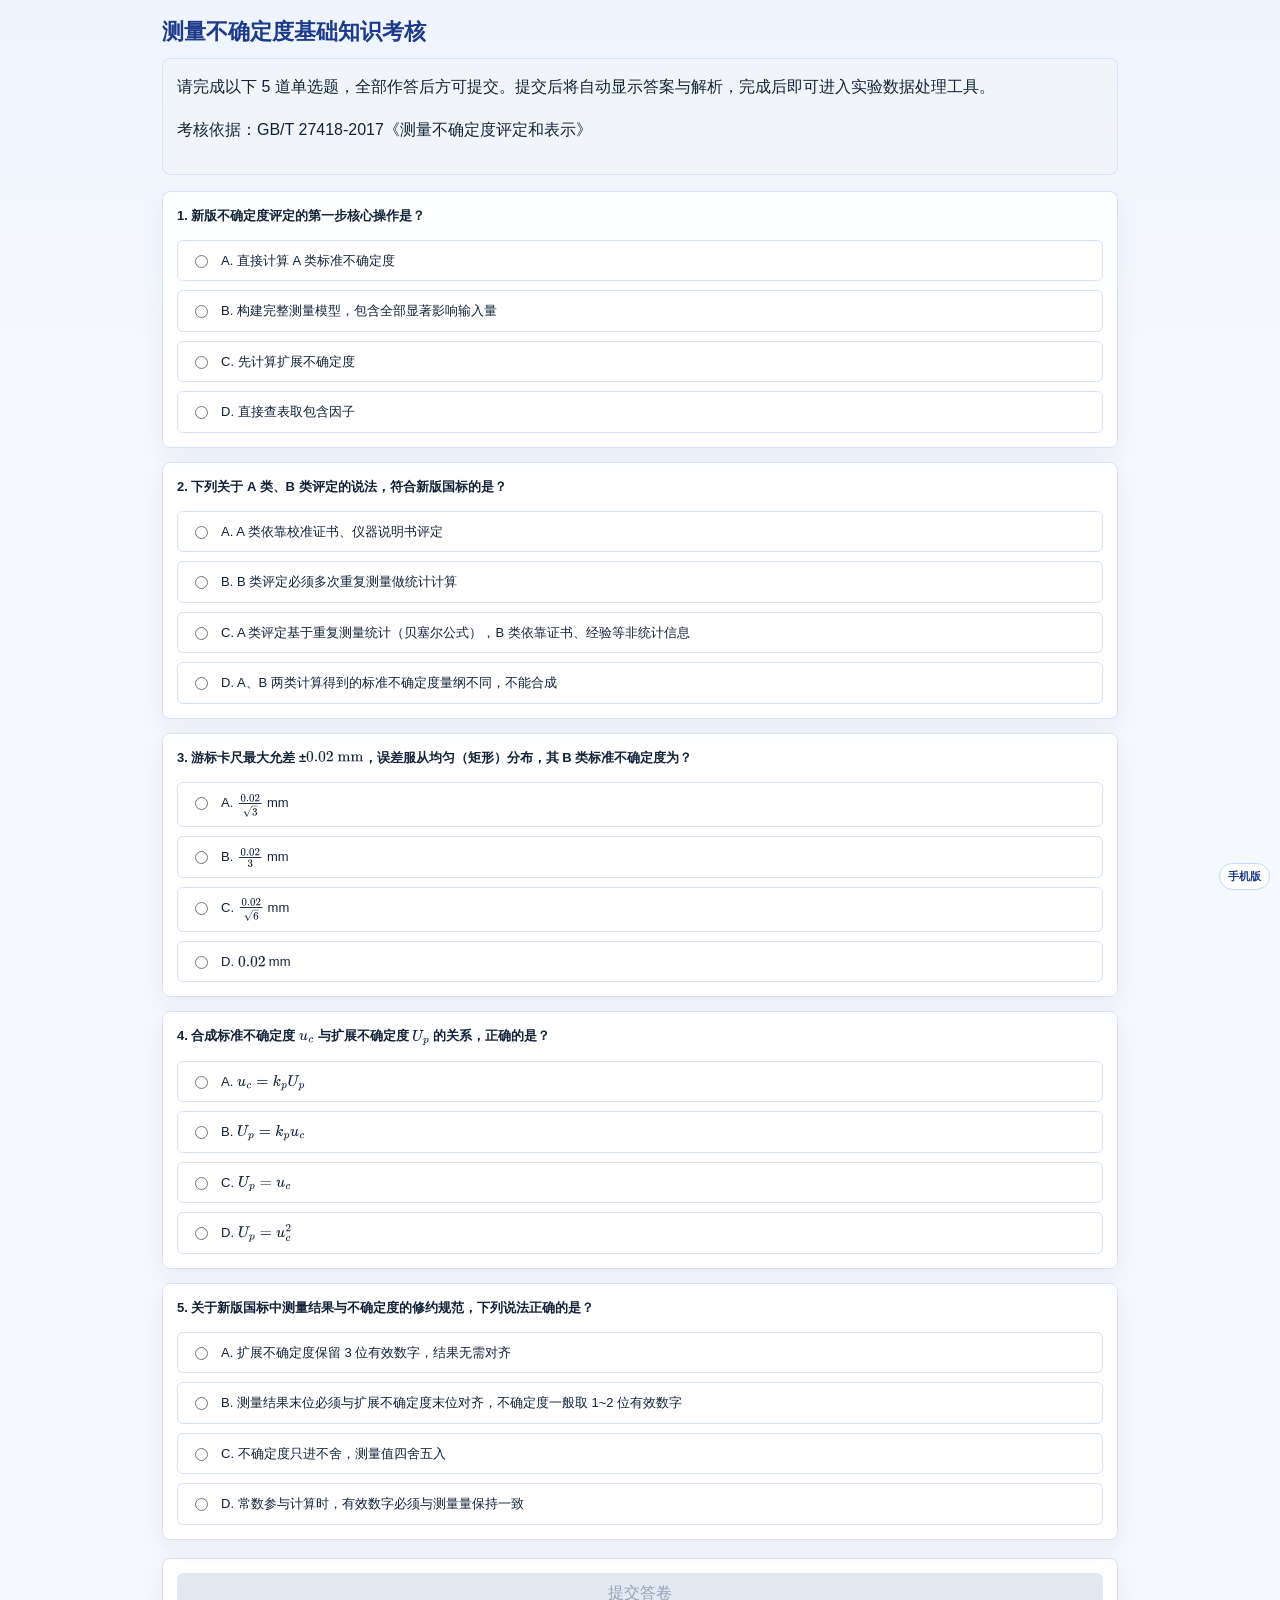
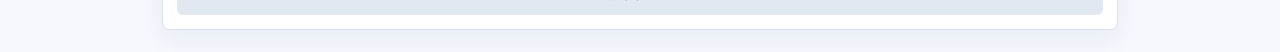
<file: mobile.html>
﻿<!DOCTYPE html>
<!-- saved from url=(0058)https://hean3331822689-lang.github.io/surface-tension-lab/ -->
<html lang="zh-CN"><head><meta http-equiv="Content-Type" content="text/html; charset=UTF-8">
    <meta name="viewport" content="width=device-width, initial-scale=1.0">
    <title>液体表面张力系数测量实验数据处理 - 手机版</title>
    <link rel="icon" href="./favicon.ico">
    <style>
      :root {
        color-scheme: light;
        --bg: #f5f8fc;
        --surface: #ffffff;
        --surface-soft: #f8fbff;
        --line: #d8e2f0;
        --text: #132238;
        --muted: #64748b;
        --primary: #2563eb;
        --primary-dark: #1e3a8a;
        --primary-soft: #e8f1ff;
        --success: #16a34a;
        --success-soft: #ecfdf5;
        --danger: #dc2626;
        --danger-soft: #fef2f2;
        --shadow: 0 18px 50px rgba(30, 58, 138, 0.08);
        font-family:
          "Microsoft YaHei",
          "PingFang SC",
          "Segoe UI",
          Arial,
          sans-serif;
      }
      * {
        box-sizing: border-box;
      }
      body {
        min-width: 320px;
        margin: 0;
        color: var(--text);
        background:
          linear-gradient(180deg, #eef5ff 0, rgba(238, 245, 255, 0) 360px),
          var(--bg);
      }
      button,
      input {
        font: inherit;
      }
      button {
        border: 0;
        border-radius: 6px;
        padding: 9px 14px;
        color: #fff;
        background: var(--primary);
        cursor: pointer;
      }
      button:hover {
        background: #1d4ed8;
      }
      button:disabled {
        color: #94a3b8;
        background: #e2e8f0;
        cursor: not-allowed;
      }
      button.secondary {
        color: var(--primary-dark);
        background: var(--primary-soft);
        border: 1px solid #bed4fb;
      }
      button.ghost {
        color: var(--muted);
        background: transparent;
        border: 1px solid var(--line);
      }
      h1,
      h2,
      h3,
      p {
        margin-top: 0;
      }
      h1 {
        margin-bottom: 0;
        color: var(--primary-dark);
        font-size: clamp(24px, 3vw, 34px);
        line-height: 1.2;
        letter-spacing: 0;
      }
      h2 {
        margin-bottom: 0;
        font-size: 16px;
        line-height: 1.35;
      }
      h3 {
        margin-bottom: 0;
        font-size: 14px;
        line-height: 1.35;
      }
      .hidden {
        display: none !important;
      }
      .topbar {
        display: flex;
        align-items: center;
        justify-content: space-between;
        gap: 24px;
        padding: 28px clamp(16px, 3vw, 36px) 18px;
      }
      .eyebrow {
        margin: 0 0 6px;
        color: var(--primary);
        font-size: 12px;
        font-weight: 700;
        letter-spacing: 0;
        text-transform: uppercase;
      }
      .topbar-actions,
      .inline-actions {
        display: flex;
        flex-wrap: wrap;
        align-items: center;
        justify-content: flex-end;
        gap: 10px;
      }
      .panel {
        background: rgba(255, 255, 255, 0.96);
        border: 1px solid var(--line);
        border-radius: 8px;
        box-shadow: var(--shadow);
      }
      .section {
        padding: 18px;
        border-bottom: 1px solid var(--line);
      }
      .section:last-child {
        border-bottom: 0;
      }
      .section-heading {
        display: flex;
        align-items: flex-start;
        justify-content: space-between;
        gap: 14px;
        margin-bottom: 14px;
      }
      .section-heading p,
      .muted {
        color: var(--muted);
        font-size: 13px;
        line-height: 1.55;
      }
      .quiz-page {
        max-width: 980px;
        margin: 0 auto 36px;
        padding: 0 clamp(16px, 3vw, 36px);
      }
      .quiz-page .topbar {
        padding-left: 0;
        padding-right: 0;
      }
      .quiz-intro {
        padding: 18px;
        border-radius: 8px;
        color: var(--text);
        background: #f1f5f9;
        border: 1px solid var(--line);
        line-height: 1.7;
      }
      .question-list {
        display: grid;
        gap: 14px;
        margin-top: 16px;
      }
      .question-card {
        padding: 18px;
      }
      .question-title {
        margin-bottom: 14px;
        font-size: 15px;
        font-weight: 800;
        line-height: 1.55;
      }
      .option-list {
        display: grid;
        gap: 9px;
      }
      .quiz-option {
        display: flex;
        gap: 10px;
        align-items: flex-start;
        min-height: 38px;
        padding: 10px 12px;
        border: 1px solid var(--line);
        border-radius: 6px;
        background: #fff;
        font-size: 14px;
        line-height: 1.5;
      }
      .quiz-option input {
        margin-top: 4px;
      }
      .quiz-option.correct {
        border-color: #86efac;
        background: var(--success-soft);
      }
      .quiz-option.wrong {
        border-color: #fca5a5;
        background: var(--danger-soft);
      }
      .answer-feedback {
        margin-top: 13px;
        padding-top: 12px;
        border-top: 1px dashed var(--line);
        font-size: 13px;
        line-height: 1.65;
      }
      .answer-feedback strong.correct {
        color: var(--success);
      }
      .answer-feedback strong.wrong {
        color: var(--danger);
      }
      .quiz-actions {
        display: grid;
        gap: 10px;
        margin-top: 18px;
        padding: 18px;
        text-align: left;
      }
      .score-text {
        margin-bottom: 2px;
        color: var(--primary-dark);
        font-weight: 800;
      }
      .enter-tool-btn {
        background: var(--primary);
      }
      .workspace {
        display: grid;
        grid-template-columns: minmax(280px, 330px) minmax(420px, 1fr) minmax(300px, 360px);
        align-items: start;
        gap: 18px;
        padding: 0 clamp(16px, 3vw, 36px) 22px;
      }
      .parameters,
      .results {
        position: sticky;
        top: 14px;
      }
      .field-grid {
        display: grid;
        grid-template-columns: 1fr 1fr;
        gap: 12px;
      }
      .field {
        display: grid;
        gap: 6px;
        min-width: 0;
      }
      .field span {
        color: var(--text);
        font-size: 13px;
        font-weight: 700;
      }
      .field small {
        color: var(--muted);
        font-size: 12px;
        font-weight: 500;
      }
      .field input,
      .data-table input {
        width: 100%;
        min-width: 0;
        border: 1px solid var(--line);
        border-radius: 6px;
        padding: 9px 10px;
        color: var(--text);
        background: #fff;
        outline: none;
      }
      .field input:focus,
      .data-table input:focus {
        border-color: var(--primary);
        box-shadow: 0 0 0 3px rgba(37, 99, 235, 0.12);
      }
      .data-panel {
        min-width: 0;
        padding: 18px;
      }
      .table-wrap {
        overflow-x: auto;
        border: 1px solid var(--line);
        border-radius: 8px;
      }
      .data-table {
        width: 100%;
        min-width: 760px;
        border-collapse: collapse;
        background: #fff;
      }
      .data-table th,
      .data-table td {
        border-bottom: 1px solid var(--line);
        padding: 9px 10px;
        text-align: left;
        vertical-align: middle;
        font-size: 13px;
      }
      .data-table thead th {
        color: var(--primary-dark);
        background: #f1f6ff;
        font-weight: 700;
      }
      .data-table tbody tr:last-child td {
        border-bottom: 0;
      }
      .data-table input {
        min-width: 96px;
        border-color: transparent;
        padding: 7px 8px;
        background: var(--surface-soft);
      }
      .force-cell {
        color: var(--primary-dark);
        font-variant-numeric: tabular-nums;
      }
      .row-delete {
        width: 34px;
        min-width: 34px;
        height: 32px;
        padding: 0;
        color: var(--danger);
        background: #fff5f5;
        border: 1px solid #fecaca;
      }
      .calculation-hero {
        margin-top: 16px;
        padding: 22px;
        border: 1px solid #b7d3ff;
        border-radius: 8px;
        background: linear-gradient(180deg, #f3f8ff, #ffffff);
      }
      .calculation-hero span {
        display: block;
        margin-bottom: 8px;
        color: var(--muted);
        font-size: 13px;
        font-weight: 700;
      }
      .calculation-hero strong {
        display: block;
        color: var(--primary-dark);
        max-width: 100%;
        overflow: hidden;
        font-size: clamp(22px, 2.1vw, 32px);
        line-height: 1.22;
        letter-spacing: 0;
        font-variant-numeric: tabular-nums;
      }
      .calculation-hero p {
        margin: 10px 0 0;
        color: var(--muted);
        font-size: 14px;
      }
      .calculation-grid {
        display: grid;
        grid-template-columns: repeat(3, minmax(0, 1fr));
        overflow: hidden;
        margin-top: 16px;
        border: 1px solid var(--line);
        border-radius: 8px;
        background: #fff;
      }
      .calculation-grid div {
        min-width: 0;
        padding: 16px;
        border-right: 1px solid var(--line);
        border-bottom: 1px solid var(--line);
      }
      .calculation-grid div:nth-child(3n) {
        border-right: 0;
      }
      .calculation-grid div:nth-last-child(-n + 3) {
        border-bottom: 0;
      }
      .calculation-grid span {
        display: block;
        margin-bottom: 8px;
        color: var(--muted);
        font-size: 12px;
        font-weight: 700;
      }
      .calculation-grid strong {
        display: block;
        color: var(--primary-dark);
        font-size: 18px;
        line-height: 1.25;
        font-variant-numeric: tabular-nums;
      }
      .calculation-steps {
        margin-top: 16px;
        padding: 18px;
        border: 1px solid var(--line);
        border-radius: 8px;
        background: var(--surface-soft);
      }
      .calculation-steps ol {
        display: grid;
        gap: 10px;
        margin: 0;
        padding-left: 22px;
      }
      .calculation-steps li {
        color: var(--text);
        font-size: 14px;
        line-height: 1.55;
        font-variant-numeric: tabular-nums;
      }
      .result-hero {
        padding: 22px 18px;
        color: #fff;
        background: linear-gradient(135deg, var(--primary-dark), var(--primary));
        border-radius: 8px 8px 0 0;
      }
      .result-hero span {
        display: block;
        margin-bottom: 9px;
        color: rgba(255, 255, 255, 0.78);
        font-size: 13px;
        font-weight: 700;
      }
      .result-hero strong {
        display: block;
        max-width: 100%;
        overflow: hidden;
        font-size: clamp(18px, 1.6vw, 22px);
        line-height: 1.3;
        letter-spacing: 0;
      }
      .calculation-hero strong mjx-container,
      .result-hero strong mjx-container {
        max-width: 100%;
        overflow-x: auto;
        overflow-y: hidden;
      }
      .result-hero p {
        margin: 10px 0 0;
        color: rgba(255, 255, 255, 0.82);
        line-height: 1.45;
      }
      .result-list dl {
        display: grid;
        gap: 10px;
        margin: 0;
      }
      .result-list dl div {
        display: flex;
        align-items: baseline;
        justify-content: space-between;
        gap: 12px;
        min-height: 30px;
        border-bottom: 1px dashed var(--line);
      }
      .result-list dl div:last-child {
        border-bottom: 0;
      }
      .result-list dt {
        color: var(--muted);
        font-size: 13px;
      }
      .result-list dd {
        margin: 0;
        color: var(--primary-dark);
        font-size: 14px;
        font-weight: 800;
        text-align: right;
        font-variant-numeric: tabular-nums;
      }
      .formula-box p {
        margin-bottom: 8px;
        line-height: 1.6;
      }
      .formula-box #formulaText {
        color: var(--primary-dark);
        font-weight: 800;
      }
      .report {
        margin: 0 clamp(16px, 3vw, 36px) 34px;
        padding: 20px;
      }
      .report-content {
        display: grid;
        grid-template-columns: repeat(4, minmax(0, 1fr));
        gap: 14px;
      }
      .report-block {
        min-width: 0;
        border: 1px solid var(--line);
        border-radius: 8px;
        padding: 15px;
        background: var(--surface-soft);
      }
      .report-block.wide {
        grid-column: span 2;
      }
      .report-block h3 {
        margin-bottom: 10px;
        color: var(--primary-dark);
      }
      .report-block p,
      .report-block li {
        color: var(--text);
        font-size: 13px;
        line-height: 1.65;
      }
      .report-block ul {
        padding-left: 18px;
        margin: 0;
      }
      .mini-table {
        width: 100%;
        border-collapse: collapse;
        font-size: 13px;
      }
      .mini-table th,
      .mini-table td {
        border-bottom: 1px solid var(--line);
        padding: 7px 6px;
        text-align: left;
        vertical-align: top;
      }
      .mini-table th {
        color: var(--primary-dark);
      }
      @media (max-width: 1180px) {
        .workspace {
          grid-template-columns: minmax(260px, 320px) minmax(0, 1fr);
        }
        .results {
          position: static;
          grid-column: 1 / -1;
        }
        .report-content {
          grid-template-columns: repeat(2, minmax(0, 1fr));
        }
      }
      @media (max-width: 820px) {
        .topbar {
          align-items: flex-start;
          flex-direction: column;
        }
        .topbar-actions {
          justify-content: flex-start;
        }
        .workspace {
          grid-template-columns: 1fr;
        }
        .parameters {
          position: static;
        }
        .calculation-grid,
        .report-content {
          grid-template-columns: 1fr;
        }
        .calculation-grid div,
        .calculation-grid div:nth-child(3n),
        .calculation-grid div:nth-last-child(-n + 3) {
          border-right: 0;
          border-bottom: 1px solid var(--line);
        }
        .calculation-grid div:last-child {
          border-bottom: 0;
        }
        .report-block.wide {
          grid-column: auto;
        }
        .section-heading {
          flex-direction: column;
        }
        .inline-actions {
          justify-content: flex-start;
        }
      }
      @media (max-width: 520px) {
        .field-grid {
          grid-template-columns: 1fr;
        }
        button {
          width: 100%;
        }
        .topbar-actions,
        .inline-actions {
          width: 100%;
        }
      }

      /* Mobile standalone layout. Desktop final index.html is intentionally unchanged. */
      html,
      body {
        width: 100%;
        max-width: 100%;
        overflow-x: hidden;
      }

      body {
        min-width: 0;
      }

      body::before {
        content: "手机版";
        position: fixed;
        right: 10px;
        bottom: 10px;
        z-index: 20;
        padding: 5px 8px;
        border: 1px solid #bfdbfe;
        border-radius: 999px;
        color: var(--primary-dark);
        background: rgba(255, 255, 255, 0.92);
        font-size: 11px;
        font-weight: 800;
      }

      .topbar {
        gap: 12px;
        padding: 18px 12px 12px;
      }

      .topbar h1,
      .quiz-page h1 {
        font-size: 22px;
        line-height: 1.28;
      }

      .eyebrow {
        font-size: 11px;
      }

      .quiz-page {
        width: 100%;
        margin-bottom: 22px;
        padding: 0 12px;
      }

      .quiz-intro,
      .question-card,
      .quiz-actions,
      .section,
      .data-panel,
      .report {
        padding: 14px;
      }

      .question-title,
      .quiz-option,
      .answer-feedback,
      .section-heading p,
      .muted {
        font-size: 13px;
      }

      .workspace {
        display: grid;
        grid-template-columns: 1fr;
        gap: 12px;
        width: 100%;
        padding: 0 12px 16px;
      }

      .parameters,
      .results {
        position: static;
      }

      .panel {
        border-radius: 8px;
        box-shadow: 0 10px 26px rgba(30, 58, 138, 0.06);
      }

      .section-heading {
        flex-direction: column;
        gap: 10px;
        margin-bottom: 12px;
      }

      .topbar-actions,
      .inline-actions {
        display: grid;
        grid-template-columns: 1fr 1fr;
        width: 100%;
        gap: 8px;
      }

      button {
        width: 100%;
        min-height: 42px;
        padding: 9px 10px;
      }

      .field-grid {
        grid-template-columns: 1fr 1fr;
        gap: 10px;
      }

      .field span {
        font-size: 12px;
      }

      .field small {
        font-size: 11px;
      }

      .field input {
        min-height: 40px;
        padding: 8px 9px;
        font-size: 14px;
      }

      .table-wrap {
        overflow: visible;
        border: 0;
      }

      .data-table,
      .data-table thead,
      .data-table tbody,
      .data-table tr,
      .data-table td {
        display: block;
        width: 100%;
        min-width: 0;
      }

      .data-table thead {
        display: none;
      }

      .data-table tbody {
        display: grid;
        gap: 10px;
      }

      .data-table tr {
        display: grid;
        grid-template-columns: 34px minmax(0, 1fr) minmax(0, 1fr);
        gap: 8px;
        padding: 10px;
        border: 1px solid var(--line);
        border-radius: 8px;
        background: #fff;
      }

      .data-table td {
        border: 0;
        padding: 0;
        font-size: 12px;
      }

      .data-table td:nth-child(1) {
        display: flex;
        align-items: center;
        justify-content: center;
        grid-row: span 2;
        border-radius: 6px;
        color: var(--primary-dark);
        background: #eef5ff;
        font-weight: 800;
      }

      .data-table td:nth-child(2)::before {
        content: "U1 / mV";
      }

      .data-table td:nth-child(3)::before {
        content: "U断 / mV";
      }

      .data-table td:nth-child(4)::before {
        content: "h / m";
      }

      .data-table td:nth-child(5)::before {
        content: "γi / N·m^-1";
      }

      .data-table td:nth-child(n + 2):nth-child(-n + 5)::before {
        display: block;
        margin-bottom: 4px;
        color: var(--muted);
        font-size: 11px;
        font-weight: 800;
      }

      .data-table input {
        min-width: 0;
        min-height: 40px;
        padding: 7px 8px;
        font-size: 14px;
      }

      .force-cell {
        min-height: 36px;
        padding: 9px 8px !important;
        border-radius: 6px;
        background: var(--surface-soft);
        font-size: 13px !important;
      }

      .data-table td:nth-child(6) {
        display: flex;
        align-items: end;
        justify-content: center;
      }

      .row-delete {
        width: 40px;
        min-width: 36px;
        height: 40px;
      }

      .calculation-hero {
        padding: 16px;
      }

      .calculation-hero strong {
        font-size: clamp(20px, 6.1vw, 24px);
        line-height: 1.24;
      }

      .calculation-hero p {
        font-size: 13px;
        line-height: 1.5;
      }

      .calculation-grid {
        grid-template-columns: 1fr;
      }

      .calculation-grid div,
      .calculation-grid div:nth-child(3n),
      .calculation-grid div:nth-last-child(-n + 3) {
        border-right: 0;
        border-bottom: 1px solid var(--line);
      }

      .calculation-grid div:last-child {
        border-bottom: 0;
      }

      .calculation-grid strong {
        font-size: 16px;
      }

      .calculation-steps {
        padding: 14px;
      }

      .calculation-steps ol {
        padding-left: 18px;
      }

      .calculation-steps li {
        overflow-x: auto;
        overflow-y: hidden;
        font-size: 13px;
      }

      .result-hero {
        padding: 16px 14px;
      }

      .result-hero strong {
        font-size: clamp(18px, 5.1vw, 20px);
        line-height: 1.32;
      }

      .result-hero p {
        font-size: 13px;
      }

      .result-list dl div {
        gap: 8px;
      }

      .result-list dt,
      .result-list dd {
        font-size: 12px;
      }

      .formula-box p,
      .report-block p,
      .report-block li,
      .mini-table {
        font-size: 12px;
      }

      .report {
        margin: 0 12px 24px;
      }

      .report-content {
        grid-template-columns: 1fr;
      }

      .report-block.wide {
        grid-column: auto;
      }

      mjx-container {
        max-width: 100%;
        overflow-x: auto;
        overflow-y: hidden;
      }

      @media (max-width: 360px) {
        .field-grid,
        .topbar-actions,
        .inline-actions,
        .data-table tr {
          grid-template-columns: 1fr;
        }

        .data-table td:nth-child(1) {
          grid-row: auto;
          min-height: 30px;
        }

        .calculation-hero strong,
        .result-hero strong {
          font-size: 18px;
        }

        .quiz-intro,
        .question-card,
        .quiz-actions,
        .section,
        .data-panel,
        .report {
          padding: 12px;
        }
      }
    </style>
    <script>
      MathJax = {
        tex: {
          inlineMath: [["\\(", "\\)"]],
          displayMath: [["\\[", "\\]"]],
        },
        startup: {
          typeset: true,
        },
      };
    </script>
    <script id="MathJax-script" async src="mathjax.js"></script>
  </head>
  <body data-new-gr-c-s-check-loaded="14.1311.0" data-gr-ext-installed="">
    <section id="quizGate" class="quiz-page">
      <header class="topbar">
        <h1>测量不确定度基础知识考核</h1>
      </header>
      <div class="quiz-intro">
        <p>请完成以下 5 道单选题，全部作答后方可提交。提交后将自动显示答案与解析，完成后即可进入实验数据处理工具。</p>
        <p>考核依据：GB/T 27418-2017《测量不确定度评定和表示》</p>
      </div>
      <div id="questionList" class="question-list">
            <article class="question-card panel">
              <div class="question-title">1. 新版不确定度评定的第一步核心操作是？</div>
              <div class="option-list">
                <label class="quiz-option  ">
                  <input type="radio" name="question-0" value="A">
                  <span>A. 直接计算 A 类标准不确定度</span>
                </label>
                <label class="quiz-option  ">
                  <input type="radio" name="question-0" value="B">
                  <span>B. 构建完整测量模型，包含全部显著影响输入量</span>
                </label>
                <label class="quiz-option  ">
                  <input type="radio" name="question-0" value="C">
                  <span>C. 先计算扩展不确定度</span>
                </label>
                <label class="quiz-option  ">
                  <input type="radio" name="question-0" value="D">
                  <span>D. 直接查表取包含因子</span>
                </label>
              </div>
            </article>
            <article class="question-card panel">
              <div class="question-title">2. 下列关于 A 类、B 类评定的说法，符合新版国标的是？</div>
              <div class="option-list">
                <label class="quiz-option  ">
                  <input type="radio" name="question-1" value="A">
                  <span>A. A 类依靠校准证书、仪器说明书评定</span>
                </label>
                <label class="quiz-option  ">
                  <input type="radio" name="question-1" value="B">
                  <span>B. B 类评定必须多次重复测量做统计计算</span>
                </label>
                <label class="quiz-option  ">
                  <input type="radio" name="question-1" value="C">
                  <span>C. A 类评定基于重复测量统计（贝塞尔公式），B 类依靠证书、经验等非统计信息</span>
                </label>
                <label class="quiz-option  ">
                  <input type="radio" name="question-1" value="D">
                  <span>D. A、B 两类计算得到的标准不确定度量纲不同，不能合成</span>
                </label>
              </div>
            </article>
            <article class="question-card panel">
              <div class="question-title">3. 游标卡尺最大允差 ±\(0.02\\ \text{mm}\)，误差服从均匀（矩形）分布，其 B 类标准不确定度为？</div>
              <div class="option-list">
                <label class="quiz-option  ">
                  <input type="radio" name="question-2" value="A">
                  <span>A. \(\frac{0.02}{\sqrt{3}}\) mm</span>
                </label>
                <label class="quiz-option  ">
                  <input type="radio" name="question-2" value="B">
                  <span>B. \(\frac{0.02}{3}\) mm</span>
                </label>
                <label class="quiz-option  ">
                  <input type="radio" name="question-2" value="C">
                  <span>C. \(\frac{0.02}{\sqrt{6}}\) mm</span>
                </label>
                <label class="quiz-option  ">
                  <input type="radio" name="question-2" value="D">
                  <span>D. \(0.02\) mm</span>
                </label>
              </div>
            </article>
            <article class="question-card panel">
              <div class="question-title">4. 合成标准不确定度 \(u_c\) 与扩展不确定度 \(U_p\) 的关系，正确的是？</div>
              <div class="option-list">
                <label class="quiz-option  ">
                  <input type="radio" name="question-3" value="A">
                  <span>A. \(u_c = k_p U_p\)</span>
                </label>
                <label class="quiz-option  ">
                  <input type="radio" name="question-3" value="B">
                  <span>B. \(U_p = k_p u_c\)</span>
                </label>
                <label class="quiz-option  ">
                  <input type="radio" name="question-3" value="C">
                  <span>C. \(U_p = u_c\)</span>
                </label>
                <label class="quiz-option  ">
                  <input type="radio" name="question-3" value="D">
                  <span>D. \(U_p = u_c^2\)</span>
                </label>
              </div>
            </article>
            <article class="question-card panel">
              <div class="question-title">5. 关于新版国标中测量结果与不确定度的修约规范，下列说法正确的是？</div>
              <div class="option-list">
                <label class="quiz-option  ">
                  <input type="radio" name="question-4" value="A">
                  <span>A. 扩展不确定度保留 3 位有效数字，结果无需对齐</span>
                </label>
                <label class="quiz-option  ">
                  <input type="radio" name="question-4" value="B">
                  <span>B. 测量结果末位必须与扩展不确定度末位对齐，不确定度一般取 1~2 位有效数字</span>
                </label>
                <label class="quiz-option  ">
                  <input type="radio" name="question-4" value="C">
                  <span>C. 不确定度只进不舍，测量值四舍五入</span>
                </label>
                <label class="quiz-option  ">
                  <input type="radio" name="question-4" value="D">
                  <span>D. 常数参与计算时，有效数字必须与测量量保持一致</span>
                </label>
              </div>
            </article>
          </div>
      <section class="quiz-actions panel">
        <div id="scoreText" class="score-text hidden"></div>
        <button id="submitQuizBtn" type="button" disabled="">提交答卷</button>
        <button id="enterToolBtn" class="enter-tool-btn hidden" type="button">进入实验数据处理工具</button>
      </section>
    </section>
    <div id="mainTool" class="hidden">
      <header class="topbar">
        <div>
          <p class="eyebrow">Physics Competition Lab Tool</p>
          <h1>液体表面张力系数测量实验数据处理</h1>
        </div>
        <div class="topbar-actions">
          <button id="loadSampleBtn" class="secondary">示例数据</button>
          <button id="resetBtn" class="ghost">重置</button>
        </div>
      </header>
      <main class="workspace">
        <aside class="panel parameters">
          <section class="section">
            <div class="section-heading">
              <h2>全局常数</h2>
            </div>
            <div class="field-grid">
              <label class="field">
                <span>\(\rho\) <small>kg/m³</small></span>
                <input id="rho" type="number" step="0.1" value="1000">
              </label>
              <label class="field">
                <span>\(g\) <small>m/s²</small></span>
                <input id="gravity" type="number" step="0.01" value="9.80">
              </label>
              <label class="field">
                <span>\(K\) <small>mV/N</small></span>
                <input id="instrumentK" type="number" step="0.01" value="314.29">
              </label>
              <label class="field">
                <span>\(k_p\)</span>
                <input id="coverageFactorInput" type="number" step="0.01" value="2">
              </label>
              <label class="field">
                <span>\(L\) <small>m</small></span>
                <input id="frameWidth" type="number" step="0.001" value="0.036">
              </label>
              <label class="field">
                <span>\(d\) <small>m</small></span>
                <input id="filmThickness" type="number" step="0.00001" value="0.00014">
              </label>
            </div>
          </section>
          <section class="section">
            <div class="section-heading">
              <h2>仪器分度值</h2>
            </div>
            <div class="field-grid">
              <label class="field">
                <span>\(\Delta U_1\) <small>mV</small></span>
                <input id="deltaU1" type="number" step="0.001" value="0.01">
              </label>
              <label class="field">
                <span>\(\Delta U_2\) <small>mV</small></span>
                <input id="deltaU2" type="number" step="0.001" value="0.01">
              </label>
              <label class="field">
                <span>\(\Delta h\) <small>m</small></span>
                <input id="deltaH" type="number" step="0.000001" value="0.00001">
              </label>
            </div>
          </section>
          <section class="section formula-box">
            <div class="section-heading">
              <h2>理论表达式</h2>
            </div>
            <p id="formulaText">\( \gamma = \frac{U_1 - U_2}{2 K L} - \frac{\rho g d h}{2} \)</p>
            <p class="muted">A 类不确定度由重复测量计算，B 类不确定度按仪器分度值除以 \(\sqrt{3}\)。</p>
          </section>
        </aside>
        <section class="panel data-panel">
          <div class="section-heading">
            <div>
              <h2>多次测量数据</h2>
              <p>输入每次测量的 \(U_1\)、\(U_2\) 和 \(h\)，网页按平均读数计算 \(\gamma\)，并按偏导传播合成不确定度。</p>
            </div>
            <div class="inline-actions">
              <button id="addRowBtn" class="secondary">添加一行</button>
              <button id="clearRowsBtn" class="ghost">清空</button>
            </div>
          </div>
          <div class="table-wrap">
            <table class="data-table measurement-table">
              <thead>
                <tr>
                  <th>#</th>
                  <th>\(U_1 / \mathrm{mV}\)</th>
                  <th>\(U_2 / \mathrm{mV}\)</th>
                  <th>\(h / \mathrm{m}\)</th>
                  <th>\(\gamma_i / \mathrm{N}\cdot\mathrm{m}^{-1}\)</th>
                  <th></th>
                </tr>
              </thead>
              <tbody id="measurementBody">
              <tr data-row="0">
                <td>1</td>
                <td><input type="number" step="0.001" value="1.69" data-field="u1" data-index="0" aria-label="第1行 U1"></td>
                <td><input type="number" step="0.001" value="0.04" data-field="u2" data-index="0" aria-label="第1行 U2"></td>
                <td><input type="number" step="0.00001" value="0.00381" data-field="h" data-index="0" aria-label="第1行 h"></td>
                <td class="force-cell">0.070302</td>
                <td><button class="row-delete" data-delete="0" aria-label="删除第1行">×</button></td>
              </tr>
              <tr data-row="1">
                <td>2</td>
                <td><input type="number" step="0.001" value="1.75" data-field="u1" data-index="1" aria-label="第2行 U1"></td>
                <td><input type="number" step="0.001" value="0.11" data-field="u2" data-index="1" aria-label="第2行 U2"></td>
                <td><input type="number" step="0.00001" value="0.00382" data-field="h" data-index="1" aria-label="第2行 h"></td>
                <td class="force-cell">0.069853</td>
                <td><button class="row-delete" data-delete="1" aria-label="删除第2行">×</button></td>
              </tr>
              <tr data-row="2">
                <td>3</td>
                <td><input type="number" step="0.001" value="1.44" data-field="u1" data-index="2" aria-label="第3行 U1"></td>
                <td><input type="number" step="0.001" value="-0.19" data-field="u2" data-index="2" aria-label="第3行 U2"></td>
                <td><input type="number" step="0.00001" value="0.00337" data-field="h" data-index="2" aria-label="第3行 h"></td>
                <td class="force-cell">0.069720</td>
                <td><button class="row-delete" data-delete="2" aria-label="删除第3行">×</button></td>
              </tr>
              <tr data-row="3">
                <td>4</td>
                <td><input type="number" step="0.001" value="1.52" data-field="u1" data-index="3" aria-label="第4行 U1"></td>
                <td><input type="number" step="0.001" value="-0.16" data-field="u2" data-index="3" aria-label="第4行 U2"></td>
                <td><input type="number" step="0.00001" value="0.00348" data-field="h" data-index="3" aria-label="第4行 h"></td>
                <td class="force-cell">0.071854</td>
                <td><button class="row-delete" data-delete="3" aria-label="删除第4行">×</button></td>
              </tr>
              <tr data-row="4">
                <td>5</td>
                <td><input type="number" step="0.001" value="1.71" data-field="u1" data-index="4" aria-label="第5行 U1"></td>
                <td><input type="number" step="0.001" value="0" data-field="u2" data-index="4" aria-label="第5行 U2"></td>
                <td><input type="number" step="0.00001" value="0.00416" data-field="h" data-index="4" aria-label="第5行 h"></td>
                <td class="force-cell">0.072713</td>
                <td><button class="row-delete" data-delete="4" aria-label="删除第5行">×</button></td>
              </tr>
              <tr data-row="5">
                <td>6</td>
                <td><input type="number" step="0.001" value="1.71" data-field="u1" data-index="5" aria-label="第6行 U1"></td>
                <td><input type="number" step="0.001" value="0" data-field="u2" data-index="5" aria-label="第6行 U2"></td>
                <td><input type="number" step="0.00001" value="0.00339" data-field="h" data-index="5" aria-label="第6行 h"></td>
                <td class="force-cell">0.073242</td>
                <td><button class="row-delete" data-delete="5" aria-label="删除第6行">×</button></td>
              </tr>
              <tr data-row="6">
                <td>7</td>
                <td><input type="number" step="0.001" value="1.44" data-field="u1" data-index="6" aria-label="第7行 U1"></td>
                <td><input type="number" step="0.001" value="-0.22" data-field="u2" data-index="6" aria-label="第7行 U2"></td>
                <td><input type="number" step="0.00001" value="0.00351" data-field="h" data-index="6" aria-label="第7行 h"></td>
                <td class="force-cell">0.070950</td>
                <td><button class="row-delete" data-delete="6" aria-label="删除第7行">×</button></td>
              </tr>
              <tr data-row="7">
                <td>8</td>
                <td><input type="number" step="0.001" value="1.53" data-field="u1" data-index="7" aria-label="第8行 U1"></td>
                <td><input type="number" step="0.001" value="-0.14" data-field="u2" data-index="7" aria-label="第8行 U2"></td>
                <td><input type="number" step="0.00001" value="0.00348" data-field="h" data-index="7" aria-label="第8行 h"></td>
                <td class="force-cell">0.071412</td>
                <td><button class="row-delete" data-delete="7" aria-label="删除第8行">×</button></td>
              </tr>
              <tr data-row="8">
                <td>9</td>
                <td><input type="number" step="0.001" value="1.60" data-field="u1" data-index="8" aria-label="第9行 U1"></td>
                <td><input type="number" step="0.001" value="-0.06" data-field="u2" data-index="8" aria-label="第9行 U2"></td>
                <td><input type="number" step="0.00001" value="0.00376" data-field="h" data-index="8" aria-label="第9行 h"></td>
                <td class="force-cell">0.070778</td>
                <td><button class="row-delete" data-delete="8" aria-label="删除第9行">×</button></td>
              </tr>
              <tr data-row="9">
                <td>10</td>
                <td><input type="number" step="0.001" value="1.77" data-field="u1" data-index="9" aria-label="第10行 U1"></td>
                <td><input type="number" step="0.001" value="0.04" data-field="u2" data-index="9" aria-label="第10行 U2"></td>
                <td><input type="number" step="0.00001" value="0.00335" data-field="h" data-index="9" aria-label="第10行 h"></td>
                <td class="force-cell">0.074153</td>
                <td><button class="row-delete" data-delete="9" aria-label="删除第10行">×</button></td>
              </tr>
              <tr data-row="10">
                <td>11</td>
                <td><input type="number" step="0.001" value="1.54" data-field="u1" data-index="10" aria-label="第11行 U1"></td>
                <td><input type="number" step="0.001" value="-0.11" data-field="u2" data-index="10" aria-label="第11行 U2"></td>
                <td><input type="number" step="0.00001" value="0.00336" data-field="h" data-index="10" aria-label="第11行 h"></td>
                <td class="force-cell">0.070611</td>
                <td><button class="row-delete" data-delete="10" aria-label="删除第11行">×</button></td>
              </tr>
            </tbody>
            </table>
          </div>
          <section class="calculation-hero">
            <span>最终测量结果</span>
            <strong id="centerGamma">\(0.071417 \pm 0.004410\ \text{N/m}\)</strong>
            <p id="centerInterval">置信区间：[0.067008 N/m, 0.075827 N/m]</p>
          </section>
          <div class="calculation-grid">
            <div>
              <span>\(U_1\) 平均值</span>
              <strong id="u1Average">1.60909 mV</strong>
            </div>
            <div>
              <span>\(U_2\) 平均值</span>
              <strong id="u2Average">-0.06273 mV</strong>
            </div>
            <div>
              <span>\(h\) 平均值</span>
              <strong id="hAverage">0.003590 m</strong>
            </div>
            <div>
              <span>\(u_\gamma\) 标准不确定度</span>
              <strong id="standardGammaUncertainty">0.002205 N/m</strong>
            </div>
            <div>
              <span>\(U_\gamma\) 扩展不确定度</span>
              <strong id="expandedGammaUncertainty">0.004410 N/m</strong>
            </div>
            <div>
              <span>重复次数 \(n\)</span>
              <strong id="repeatCount">11</strong>
            </div>
          </div>
          <section class="calculation-steps">
            <div class="section-heading">
              <div>
                <h2>计算展开</h2>
                <p id="centerFormula">\( \gamma = \frac{U_1 - U_2}{2 K L} - \frac{\rho g d h}{2} \)</p>
              </div>
            </div>
            <ol id="calculationSteps"><li>\(U_1\) 平均值 = 1.60909 mV，\(U_2\) 平均值 = -0.06273 mV，\(h\) 平均值 = 0.003590 m</li><li>\(u(U_1) = \sqrt{u_A^2(U_1)+u_B^2(U_1)}\) = 0.03724 mV</li><li>\(u(U_2) = \sqrt{u_A^2(U_2)+u_B^2(U_2)}\) = 0.03318 mV</li><li>\(u(h) = \sqrt{u_A^2(h)+u_B^2(h)}\) = 7.9101e-5 m</li><li>\(\partial\gamma/\partial U_1\) = 0.04419132，\(\partial\gamma/\partial U_2\) = -0.04419132，\(\partial\gamma/\partial h\) = -0.686000</li><li>\(u_\gamma = \sqrt{\left(\frac{\partial\gamma}{\partial U_1}\cdot u_{U_1}\right)^2 + \left(\frac{\partial\gamma}{\partial U_2}\cdot u_{U_2}\right)^2 + \left(\frac{\partial\gamma}{\partial h}\cdot u_h\right)^2}\) = 0.002205 N/m</li><li>\(U_\gamma = k_p u_\gamma\) = 0.004410 N/m</li></ol>
          </section>
        </section>
        <aside class="panel results">
          <section class="result-hero">
            <span>结果</span>
            <strong id="finalGamma">\(0.071417 \pm 0.004410\ \text{N/m}\)</strong>
            <p id="finalInterval">置信区间：[0.067008 N/m, 0.075827 N/m]</p>
          </section>
          <section class="section result-list">
            <div class="section-heading">
              <h2>各测量量不确定度</h2>
            </div>
            <dl>
              <div><dt>\(u_A(U_1)\)</dt><dd id="uA1">0.03679 mV</dd></div>
              <div><dt>\(u_B(U_1)\)</dt><dd id="uB1">0.00577 mV</dd></div>
              <div><dt>\(u(U_1)\)</dt><dd id="uU1">0.03724 mV</dd></div>
              <div><dt>\(u_A(U_2)\)</dt><dd id="uA2">0.03267 mV</dd></div>
              <div><dt>\(u_B(U_2)\)</dt><dd id="uB2">0.00577 mV</dd></div>
              <div><dt>\(u(U_2)\)</dt><dd id="uU2">0.03318 mV</dd></div>
              <div><dt>\(u_A(h)\)</dt><dd id="uAh">7.8890e-5 m</dd></div>
              <div><dt>\(u_B(h)\)</dt><dd id="uBh">5.7735e-6 m</dd></div>
              <div><dt>\(u(h)\)</dt><dd id="uH">7.9101e-5 m</dd></div>
            </dl>
          </section>
          <section class="section result-list">
            <div class="section-heading">
              <h2>偏导与传播</h2>
            </div>
            <dl>
              <div><dt>\(\partial\gamma/\partial U_1\)</dt><dd id="partialU1">0.04419132</dd></div>
              <div><dt>\(\partial\gamma/\partial U_2\)</dt><dd id="partialU2">-0.04419132</dd></div>
              <div><dt>\(\partial\gamma/\partial h\)</dt><dd id="partialH">-0.686000</dd></div>
              <div><dt>\(k_p\)</dt><dd id="kpValue">2.000</dd></div>
            </dl>
          </section>
        </aside>
      </main>
      <section class="report panel">
        <div class="section-heading">
          <div>
            <h2>网页实验报告</h2>
            <p>报告随表格数据实时更新，计算方法对应当前不确定度模板。</p>
          </div>
        </div>
        <div id="reportContent" class="report-content">
          <article class="report-block">
            <h3>实验常数</h3>
            <table class="mini-table">
              <tbody>
                <tr><td>\(\rho\)</td><td>1.0000e+3 kg/m³</td></tr>
                <tr><td>\(g\)</td><td>9.80 m/s²</td></tr>
                <tr><td>\(K\)</td><td>314.29 mV/N</td></tr>
                <tr><td>\(L\)</td><td>0.036000 m</td></tr>
                <tr><td>\(d\)</td><td>0.000140 m</td></tr>
                <tr><td>\(k_p\)</td><td>2.000</td></tr>
              </tbody>
            </table>
          </article>
          <article class="report-block">
            <h3>平均读数</h3>
            <ul>
              <li>\(\bar{U}_1\) = 1.60909 mV</li>
              <li>\(\bar{U}_2\) = -0.06273 mV</li>
              <li>\(\bar{h}\) = 0.003590 m</li>
              <li>\(n\) = 11</li>
            </ul>
          </article>
          <article class="report-block">
            <h3>合成标准不确定度</h3>
            <ul>
              <li>\(u(U_1)\) = 0.03724 mV</li>
              <li>\(u(U_2)\) = 0.03318 mV</li>
              <li>\(u(h)\) = 7.9101e-5 m</li>
              <li>\(u_\gamma\) = 0.002205 N/m</li>
            </ul>
          </article>
          <article class="report-block">
            <h3>最终结果</h3>
            <ul>
              <li>\(\bar{\gamma}\) = 0.071417 N/m</li>
              <li>\(U_\gamma(P=0.95)\) = 0.004410 N/m</li>
              <li>\(\gamma = (0.0714 \pm 0.0044)\ \text{N/m}\)</li>
            </ul>
          </article>
          <article class="report-block wide">
            <h3>公式与偏导</h3>
            <ul>
              <li>\(\gamma = \frac{U_1 - U_2}{2 K L} - \frac{\rho g d h}{2}\)</li>
              <li>\(\frac{\partial\gamma}{\partial U_1}\) = 0.04419132</li>
              <li>\(\frac{\partial\gamma}{\partial U_2}\) = -0.04419132</li>
              <li>\(\frac{\partial\gamma}{\partial h}\) = -0.686000</li>
            </ul>
          </article>
          <article class="report-block wide">
            <h3>实验结论</h3>
            <p>
              按 A 类、B 类不确定度合成并进行偏导传播，最终表面张力系数为
              <strong>\(\bar{\gamma} = 0.071417 \pm 0.004410\ \text{N/m}\)</strong>，
              置信水平按 \(k_p = 2.000\) 处理。
            </p>
          </article>
        </div>
      </section>
    </div>
    <script>
      // 题目配置区
      const QUIZ_QUESTIONS = [
        {
          stem: "新版不确定度评定的第一步核心操作是？",
          options: [
            "直接计算 A 类标准不确定度",
            "构建完整测量模型，包含全部显著影响输入量",
            "先计算扩展不确定度",
            "直接查表取包含因子",
          ],
          answer: "B",
          explanation:
            "依据 GB/T 27418-2017，新标准要求先建立测量模型，完整纳入仪器、环境、操作等所有显著不确定度来源，再开展后续评定。",
        },
        {
          stem: "下列关于 A 类、B 类评定的说法，符合新版国标的是？",
          options: [
            "A 类依靠校准证书、仪器说明书评定",
            "B 类评定必须多次重复测量做统计计算",
            "A 类评定基于重复测量统计（贝塞尔公式），B 类依靠证书、经验等非统计信息",
            "A、B 两类计算得到的标准不确定度量纲不同，不能合成",
          ],
          answer: "C",
          explanation:
            "A 类评定采用统计法（多次测量数据计算）；B 类评定采用非统计法（仪器允差、校准数据、经验）；二者量纲一致，可通过方和根法合成。",
        },
        {
          stem: "游标卡尺最大允差 ±\\(0.02\\ \\text{mm}\\)，误差服从均匀（矩形）分布，其 B 类标准不确定度为？",
          options: ["\\(\\frac{0.02}{\\sqrt{3}}\\) mm", "\\(\\frac{0.02}{3}\\) mm", "\\(\\frac{0.02}{\\sqrt{6}}\\) mm", "\\(0.02\\) mm"],
          answer: "A",
          explanation:
            "均匀分布区间半宽 \\(a = 0.02\\ \\text{mm}\\)，标准不确定度计算公式为 \\(u = \\frac{a}{\\sqrt{3}}\\)；正态分布对应除以 3，三角分布对应除以 \\(\\sqrt{6}\\)。",
        },
        {
          stem: "合成标准不确定度 \\(u_c\\) 与扩展不确定度 \\(U_p\\) 的关系，正确的是？",
          options: ["\\(u_c = k_p U_p\\)", "\\(U_p = k_p u_c\\)", "\\(U_p = u_c\\)", "\\(U_p = u_c^2\\)"],
          answer: "B",
          explanation:
            "扩展不确定度由合成标准不确定度乘以对应置信水平的包含因子 \\(k_p\\) 得到，用于表达具有指定置信概率的测量结果区间。",
        },
        {
          stem: "关于新版国标中测量结果与不确定度的修约规范，下列说法正确的是？",
          options: [
            "扩展不确定度保留 3 位有效数字，结果无需对齐",
            "测量结果末位必须与扩展不确定度末位对齐，不确定度一般取 1~2 位有效数字",
            "不确定度只进不舍，测量值四舍五入",
            "常数参与计算时，有效数字必须与测量量保持一致",
          ],
          answer: "B",
          explanation:
            "新标准规定扩展不确定度保留 1~2 位有效数字，测量数值的末位需与不确定度的末位对齐；物理常数可保留足够多位，不受测量量有效数字限制。",
        },
      ];
      const OPTION_LETTERS = ["A", "B", "C", "D"];
      // 答题逻辑区
      const quizState = {
        answers: {},
        submitted: false,
      };
      function renderQuiz() {
        const questionList = document.getElementById("questionList");
        questionList.innerHTML = QUIZ_QUESTIONS.map((question, index) => {
          const selected = quizState.answers[index];
          const isSubmitted = quizState.submitted;
          const isCorrect = selected === question.answer;
          const optionHtml = question.options
            .map((option, optionIndex) => {
              const letter = OPTION_LETTERS[optionIndex];
              const checked = selected === letter ? "checked" : "";
              const disabled = isSubmitted ? "disabled" : "";
              const correctClass = isSubmitted && letter === question.answer ? "correct" : "";
              const wrongClass =
                isSubmitted && selected === letter && selected !== question.answer ? "wrong" : "";
              return `
                <label class="quiz-option ${correctClass} ${wrongClass}">
                  <input type="radio" name="question-${index}" value="${letter}" ${checked} ${disabled} />
                  <span>${letter}. ${option}</span>
                </label>
              `;
            })
            .join("");
          const feedbackHtml = isSubmitted
            ? `
              <div class="answer-feedback">
                <strong class="${isCorrect ? "correct" : "wrong"}">${isCorrect ? "✓ 回答正确" : "✗ 回答错误"}</strong>
                <div>正确答案：${question.answer}</div>
                <div>解析：${question.explanation}</div>
              </div>
            `
            : "";
          return `
            <article class="question-card panel">
              <div class="question-title">${index + 1}. ${question.stem}</div>
              <div class="option-list">${optionHtml}</div>
              ${feedbackHtml}
            </article>
          `;
        }).join("");
        questionList.querySelectorAll("input[type='radio']").forEach((input) => {
          input.addEventListener("change", (event) => {
            const questionIndex = Number(event.target.name.replace("question-", ""));
            quizState.answers[questionIndex] = event.target.value;
            updateQuizActions();
          });
        });
        typesetMath();
      }
      function answeredCount() {
        return QUIZ_QUESTIONS.filter((_, index) => quizState.answers[index]).length;
      }
      function scoreQuiz() {
        return QUIZ_QUESTIONS.reduce(
          (score, question, index) => score + (quizState.answers[index] === question.answer ? 1 : 0),
          0,
        );
      }
      function updateQuizActions() {
        const submitBtn = document.getElementById("submitQuizBtn");
        const enterBtn = document.getElementById("enterToolBtn");
        const scoreText = document.getElementById("scoreText");
        if (quizState.submitted) {
          const score = scoreQuiz();
          const percent = Math.round((score / QUIZ_QUESTIONS.length) * 100);
          submitBtn.disabled = false;
          submitBtn.textContent = "重新答题";
          enterBtn.classList.remove("hidden");
          scoreText.classList.remove("hidden");
          scoreText.textContent = `本次答对 ${score}/${QUIZ_QUESTIONS.length} 题，正确率 ${percent}%。`;
          return;
        }
        submitBtn.disabled = answeredCount() < QUIZ_QUESTIONS.length;
        submitBtn.textContent = "提交答卷";
        enterBtn.classList.add("hidden");
        scoreText.classList.add("hidden");
        scoreText.textContent = "";
      }
      function submitQuiz() {
        if (quizState.submitted) {
          resetQuiz();
          return;
        }
        const missing = QUIZ_QUESTIONS.length - answeredCount();
        if (missing > 0) {
          alert(`您还有${missing}题未作答，请完成全部题目后再提交。`);
          return;
        }
        quizState.submitted = true;
        renderQuiz();
        updateQuizActions();
      }
      function resetQuiz() {
        quizState.answers = {};
        quizState.submitted = false;
        renderQuiz();
        updateQuizActions();
      }
      // 主工具计算区
      const sampleParams = {
        rho: "1000",
        gravity: "9.80",
        instrumentK: "314.29",
        frameWidth: "0.036",
        filmThickness: "0.00014",
        coverageFactorInput: "2",
        deltaU1: "0.01",
        deltaU2: "0.01",
        deltaH: "0.00001",
      };
      const sampleRows = [
        { u1: "1.69", u2: "0.04", h: "0.00381" },
        { u1: "1.75", u2: "0.11", h: "0.00382" },
        { u1: "1.44", u2: "-0.19", h: "0.00337" },
        { u1: "1.52", u2: "-0.16", h: "0.00348" },
        { u1: "1.71", u2: "0", h: "0.00416" },
        { u1: "1.71", u2: "0", h: "0.00339" },
        { u1: "1.44", u2: "-0.22", h: "0.00351" },
        { u1: "1.53", u2: "-0.14", h: "0.00348" },
        { u1: "1.60", u2: "-0.06", h: "0.00376" },
        { u1: "1.77", u2: "0.04", h: "0.00335" },
        { u1: "1.54", u2: "-0.11", h: "0.00336" },
      ];
      const blankRows = Array.from({ length: 6 }, () => ({ u1: "", u2: "", h: "" }));
      const gammaFormulaLatex = "\\gamma = \\frac{U_1 - U_2}{2 K L} - \\frac{\\rho g d h}{2}";
      const paramIds = Object.keys(sampleParams);
      let rows = structuredClone(sampleRows);
      const $ = (id) => document.getElementById(id);
      const square = (value) => value * value;
      const safeSqrt = (value) => Math.sqrt(Math.max(0, value));
      const mean = (values) => values.reduce((sum, value) => sum + value, 0) / values.length;
      function numberFromInput(id, fallback = 0) {
        const value = Number($(id).value);
        return Number.isFinite(value) ? value : fallback;
      }
      function parseMaybeNumber(value) {
        const parsed = Number(String(value).trim());
        return Number.isFinite(parsed) ? parsed : NaN;
      }
      function formatNumber(value, digits = 6) {
        if (!Number.isFinite(value)) return "--";
        if (Math.abs(value) >= 1000 || (Math.abs(value) > 0 && Math.abs(value) < 0.0001)) {
          return value.toExponential(4);
        }
        return value.toFixed(digits);
      }
      function formatVoltage(value) {
        return Number.isFinite(value) ? `${formatNumber(value, 5)} mV` : "--";
      }
      function formatLength(value) {
        return Number.isFinite(value) ? `${formatNumber(value, 6)} m` : "--";
      }
      function formatGamma(value) {
        return Number.isFinite(value) ? `${formatNumber(value, 6)} N/m` : "--";
      }
      function formatGammaCompact(value) {
        return Number.isFinite(value) ? `${formatNumber(value, 4)} N/m` : "--";
      }
      function formatInterval(meanValue, expanded) {
        if (!Number.isFinite(meanValue) || !Number.isFinite(expanded)) return "等待有效数据";
        return `[${formatGamma(meanValue - expanded)}, ${formatGamma(meanValue + expanded)}]`;
      }
      function getParams() {
        return {
          rho: numberFromInput("rho"),
          gravity: numberFromInput("gravity"),
          instrumentK: numberFromInput("instrumentK"),
          frameWidth: numberFromInput("frameWidth"),
          filmThickness: numberFromInput("filmThickness"),
          coverageFactor: numberFromInput("coverageFactorInput", 2),
          deltaU1: Math.abs(numberFromInput("deltaU1")),
          deltaU2: Math.abs(numberFromInput("deltaU2")),
          deltaH: Math.abs(numberFromInput("deltaH")),
        };
      }
      function getValidRows() {
        return rows
          .map((row, index) => ({
            rowIndex: index,
            u1: parseMaybeNumber(row.u1),
            u2: parseMaybeNumber(row.u2),
            h: parseMaybeNumber(row.h),
          }))
          .filter((row) => Number.isFinite(row.u1) && Number.isFinite(row.u2) && Number.isFinite(row.h));
      }
      function gammaValue(params, u1, u2, h) {
        return (
          (u1 - u2) / (2 * params.instrumentK * params.frameWidth) -
          (params.rho * params.gravity * params.filmThickness * h) / 2
        );
      }
      function uA(values) {
        if (values.length < 2) return NaN;
        const avg = mean(values);
        const sumSq = values.reduce((sum, value) => sum + square(value - avg), 0);
        return Math.sqrt(sumSq / (values.length * (values.length - 1)));
      }
      function uB(instrumentDivision) {
        return instrumentDivision / Math.sqrt(3);
      }
      function uCombine(values, instrumentDivision) {
        return safeSqrt(square(uA(values)) + square(uB(instrumentDivision)));
      }
      function calculate() {
        const params = getParams();
        const validRows = getValidRows();
        if (validRows.length < 2 || params.instrumentK <= 0 || params.frameWidth <= 0) {
          return invalidCalculation(params, validRows);
        }
        const u1Values = validRows.map((row) => row.u1);
        const u2Values = validRows.map((row) => row.u2);
        const hValues = validRows.map((row) => row.h);
        const u1Average = mean(u1Values);
        const u2Average = mean(u2Values);
        const hAverage = mean(hValues);
        const gammaAverage = gammaValue(params, u1Average, u2Average, hAverage);
        const uA1 = uA(u1Values);
        const uB1 = uB(params.deltaU1);
        const uU1 = uCombine(u1Values, params.deltaU1);
        const uA2 = uA(u2Values);
        const uB2 = uB(params.deltaU2);
        const uU2 = uCombine(u2Values, params.deltaU2);
        const uAh = uA(hValues);
        const uBh = uB(params.deltaH);
        const uH = uCombine(hValues, params.deltaH);
        const partialU1 = 1 / (2 * params.instrumentK * params.frameWidth);
        const partialU2 = -1 / (2 * params.instrumentK * params.frameWidth);
        const partialH = -(params.rho * params.gravity * params.filmThickness) / 2;
        const standardGammaUncertainty = safeSqrt(
          square(partialU1 * uU1) + square(partialU2 * uU2) + square(partialH * uH),
        );
        const expandedGammaUncertainty = params.coverageFactor * standardGammaUncertainty;
        return {
          params,
          validRows,
          u1Average,
          u2Average,
          hAverage,
          gammaAverage,
          uA1,
          uB1,
          uU1,
          uA2,
          uB2,
          uU2,
          uAh,
          uBh,
          uH,
          partialU1,
          partialU2,
          partialH,
          standardGammaUncertainty,
          expandedGammaUncertainty,
          rowGammas: new Map(validRows.map((row) => [row.rowIndex, gammaValue(params, row.u1, row.u2, row.h)])),
          formula: "\\gamma = \\frac{U_1 - U_2}{2 K L} - \\frac{\\rho g d h}{2}",
        };
      }
      function invalidCalculation(params, validRows) {
        return {
          params,
          validRows,
          u1Average: NaN,
          u2Average: NaN,
          hAverage: NaN,
          gammaAverage: NaN,
          uA1: NaN,
          uB1: Number.isFinite(params.deltaU1) ? uB(params.deltaU1) : NaN,
          uU1: NaN,
          uA2: NaN,
          uB2: Number.isFinite(params.deltaU2) ? uB(params.deltaU2) : NaN,
          uU2: NaN,
          uAh: NaN,
          uBh: Number.isFinite(params.deltaH) ? uB(params.deltaH) : NaN,
          uH: NaN,
          partialU1: NaN,
          partialU2: NaN,
          partialH: NaN,
          standardGammaUncertainty: NaN,
          expandedGammaUncertainty: NaN,
          rowGammas: new Map(),
          formula: "\\gamma = \\frac{U_1 - U_2}{2 K L} - \\frac{\\rho g d h}{2}",
        };
      }
      function renderRows(result) {
        $("measurementBody").innerHTML = rows
          .map(
            (row, index) => `
              <tr data-row="${index}">
                <td>${index + 1}</td>
                <td><input type="number" step="0.001" value="${row.u1}" data-field="u1" data-index="${index}" aria-label="第${index + 1}行 U1" /></td>
                <td><input type="number" step="0.001" value="${row.u2}" data-field="u2" data-index="${index}" aria-label="第${index + 1}行 U2" /></td>
                <td><input type="number" step="0.00001" value="${row.h}" data-field="h" data-index="${index}" aria-label="第${index + 1}行 h" /></td>
                <td class="force-cell">${formatNumber(result.rowGammas.get(index), 6)}</td>
                <td><button class="row-delete" data-delete="${index}" aria-label="删除第${index + 1}行">×</button></td>
              </tr>
            `,
          )
          .join("");
        $("measurementBody").querySelectorAll("input").forEach((input) => {
          input.addEventListener("input", (event) => {
            const target = event.target;
            rows[Number(target.dataset.index)][target.dataset.field] = target.value;
            calculateAndRender();
          });
        });
        $("measurementBody").querySelectorAll("[data-delete]").forEach((button) => {
          button.addEventListener("click", () => {
            rows.splice(Number(button.dataset.delete), 1);
            if (!rows.length) rows.push({ u1: "", u2: "", h: "" });
            calculateAndRender();
          });
        });
      }
      function updateText(result) {
        const finalText =
          Number.isFinite(result.gammaAverage) && Number.isFinite(result.expandedGammaUncertainty)
            ? `\\(${formatNumber(result.gammaAverage, 6)} \\pm ${formatNumber(result.expandedGammaUncertainty, 6)}\\ \\text{N/m}\\)`
            : "--";
        const intervalText =
          Number.isFinite(result.gammaAverage) && Number.isFinite(result.expandedGammaUncertainty)
            ? `置信区间：${formatInterval(result.gammaAverage, result.expandedGammaUncertainty)}`
            : "等待有效数据";
        $("centerGamma").textContent = finalText;
        $("centerInterval").textContent = intervalText;
        $("finalGamma").textContent = finalText;
        $("finalInterval").textContent = intervalText;
        $("u1Average").textContent = formatVoltage(result.u1Average);
        $("u2Average").textContent = formatVoltage(result.u2Average);
        $("hAverage").textContent = formatLength(result.hAverage);
        $("standardGammaUncertainty").textContent = formatGamma(result.standardGammaUncertainty);
        $("expandedGammaUncertainty").textContent = formatGamma(result.expandedGammaUncertainty);
        $("repeatCount").textContent = result.validRows.length ? String(result.validRows.length) : "--";
        $("formulaText").textContent = `\\(${result.formula}\\)`;
        $("centerFormula").textContent = `\\(${result.formula}\\)`;
        $("uA1").textContent = formatVoltage(result.uA1);
        $("uB1").textContent = formatVoltage(result.uB1);
        $("uU1").textContent = formatVoltage(result.uU1);
        $("uA2").textContent = formatVoltage(result.uA2);
        $("uB2").textContent = formatVoltage(result.uB2);
        $("uU2").textContent = formatVoltage(result.uU2);
        $("uAh").textContent = formatLength(result.uAh);
        $("uBh").textContent = formatLength(result.uBh);
        $("uH").textContent = formatLength(result.uH);
        $("partialU1").textContent = formatNumber(result.partialU1, 8);
        $("partialU2").textContent = formatNumber(result.partialU2, 8);
        $("partialH").textContent = formatNumber(result.partialH, 6);
        $("kpValue").textContent = formatNumber(result.params.coverageFactor, 3);
      }
      function renderCalculationSteps(result) {
        const steps = [
          `\\(U_1\\) 平均值 = ${formatVoltage(result.u1Average)}，\\(U_2\\) 平均值 = ${formatVoltage(result.u2Average)}，\\(h\\) 平均值 = ${formatLength(result.hAverage)}`,
          `\\(u(U_1) = \\sqrt{u_A^2(U_1)+u_B^2(U_1)}\\) = ${formatVoltage(result.uU1)}`,
          `\\(u(U_2) = \\sqrt{u_A^2(U_2)+u_B^2(U_2)}\\) = ${formatVoltage(result.uU2)}`,
          `\\(u(h) = \\sqrt{u_A^2(h)+u_B^2(h)}\\) = ${formatLength(result.uH)}`,
          `\\(\\partial\\gamma/\\partial U_1\\) = ${formatNumber(result.partialU1, 8)}，\\(\\partial\\gamma/\\partial U_2\\) = ${formatNumber(result.partialU2, 8)}，\\(\\partial\\gamma/\\partial h\\) = ${formatNumber(result.partialH, 6)}`,
          `\\(u_\\gamma = \\sqrt{\\left(\\frac{\\partial\\gamma}{\\partial U_1}\\cdot u_{U_1}\\right)^2 + \\left(\\frac{\\partial\\gamma}{\\partial U_2}\\cdot u_{U_2}\\right)^2 + \\left(\\frac{\\partial\\gamma}{\\partial h}\\cdot u_h\\right)^2}\\) = ${formatGamma(result.standardGammaUncertainty)}`,
          `\\(U_\\gamma = k_p u_\\gamma\\) = ${formatGamma(result.expandedGammaUncertainty)}`,
        ];
        $("calculationSteps").innerHTML = steps.map((step) => `<li>${step}</li>`).join("");
      }
      function renderReport(result) {
        const { params } = result;
        const gammaVal = Number.isFinite(result.gammaAverage) ? formatNumber(result.gammaAverage, 4) : "--";
        const expandedVal = Number.isFinite(result.expandedGammaUncertainty) ? formatNumber(result.expandedGammaUncertainty, 4) : "--";
        $("reportContent").innerHTML = `
          <article class="report-block">
            <h3>实验常数</h3>
            <table class="mini-table">
              <tbody>
                <tr><td>\\(\\rho\\)</td><td>${formatNumber(params.rho, 2)} kg/m³</td></tr>
                <tr><td>\\(g\\)</td><td>${formatNumber(params.gravity, 2)} m/s²</td></tr>
                <tr><td>\\(K\\)</td><td>${formatNumber(params.instrumentK, 2)} mV/N</td></tr>
                <tr><td>\\(L\\)</td><td>${formatNumber(params.frameWidth, 6)} m</td></tr>
                <tr><td>\\(d\\)</td><td>${formatNumber(params.filmThickness, 6)} m</td></tr>
                <tr><td>\\(k_p\\)</td><td>${formatNumber(params.coverageFactor, 3)}</td></tr>
              </tbody>
            </table>
          </article>
          <article class="report-block">
            <h3>平均读数</h3>
            <ul>
              <li>\\(\\bar{U}_1\\) = ${formatVoltage(result.u1Average)}</li>
              <li>\\(\\bar{U}_2\\) = ${formatVoltage(result.u2Average)}</li>
              <li>\\(\\bar{h}\\) = ${formatLength(result.hAverage)}</li>
              <li>\\(n\\) = ${result.validRows.length || "--"}</li>
            </ul>
          </article>
          <article class="report-block">
            <h3>合成标准不确定度</h3>
            <ul>
              <li>\\(u(U_1)\\) = ${formatVoltage(result.uU1)}</li>
              <li>\\(u(U_2)\\) = ${formatVoltage(result.uU2)}</li>
              <li>\\(u(h)\\) = ${formatLength(result.uH)}</li>
              <li>\\(u_\\gamma\\) = ${formatGamma(result.standardGammaUncertainty)}</li>
            </ul>
          </article>
          <article class="report-block">
            <h3>最终结果</h3>
            <ul>
              <li>\\(\\bar{\\gamma}\\) = ${formatGamma(result.gammaAverage)}</li>
              <li>\\(U_\\gamma(P=0.95)\\) = ${formatGamma(result.expandedGammaUncertainty)}</li>
              <li>\\(\\gamma = (${gammaVal} \\pm ${expandedVal})\\ \\text{N/m}\\)</li>
            </ul>
          </article>
          <article class="report-block wide">
            <h3>公式与偏导</h3>
            <ul>
              <li>\\(${gammaFormulaLatex}\\)</li>
              <li>\\(\\frac{\\partial\\gamma}{\\partial U_1} = ${formatNumber(result.partialU1, 8)}\\)</li>
              <li>\\(\\frac{\\partial\\gamma}{\\partial U_2} = ${formatNumber(result.partialU2, 8)}\\)</li>
              <li>\\(\\frac{\\partial\\gamma}{\\partial h} = ${formatNumber(result.partialH, 6)}\\)</li>
            </ul>
          </article>
          <article class="report-block wide">
            <h3>实验结论</h3>
            <p>
              按 A 类、B 类不确定度合成并进行偏导传播，最终表面张力系数为
              <strong>\\(\\bar{\\gamma} = ${formatNumber(result.gammaAverage, 6)} \\pm ${formatNumber(result.expandedGammaUncertainty, 6)}\\ \\text{N/m}\\)</strong>，
              置信水平按 \\(k_p = ${formatNumber(params.coverageFactor, 3)}\\) 处理。
            </p>
          </article>
        `;
      }
      function calculateAndRender() {
        const result = calculate();
        renderRows(result);
        updateText(result);
        renderCalculationSteps(result);
        renderReport(result);
        typesetMath();
      }
      function setInputValues(values) {
        paramIds.forEach((id) => {
          if (values[id] !== undefined) $(id).value = values[id];
        });
      }
      function loadSample() {
        setInputValues(sampleParams);
        rows = structuredClone(sampleRows);
        calculateAndRender();
      }
      function resetAll() {
        loadSample();
      }
      // 显隐控制区
      function enterMainTool() {
        document.getElementById("quizGate").classList.add("hidden");
        document.getElementById("mainTool").classList.remove("hidden");
      }
      function bindEvents() {
        document.getElementById("submitQuizBtn").addEventListener("click", submitQuiz);
        document.getElementById("enterToolBtn").addEventListener("click", enterMainTool);
        paramIds.forEach((id) => {
          $(id).addEventListener("input", calculateAndRender);
        });
        $("addRowBtn").addEventListener("click", () => {
          rows.push({ u1: "", u2: "", h: "" });
          calculateAndRender();
        });
        $("clearRowsBtn").addEventListener("click", () => {
          rows = structuredClone(blankRows);
          calculateAndRender();
        });
        $("loadSampleBtn").addEventListener("click", loadSample);
        $("resetBtn").addEventListener("click", resetAll);
      }
      function typesetMath() {
        if (typeof MathJax !== "undefined" && MathJax.startup && MathJax.startup.promise) {
          MathJax.startup.promise
            .then(() => {
              MathJax.typesetClear();
              return MathJax.typesetPromise();
            })
            .catch((err) => console.error("MathJax typeset failed:", err));
        }
      }
      renderQuiz();
      updateQuizActions();
      setInputValues(sampleParams);
      bindEvents();
      calculateAndRender();
    </script>
</body>
</html>
</file>
